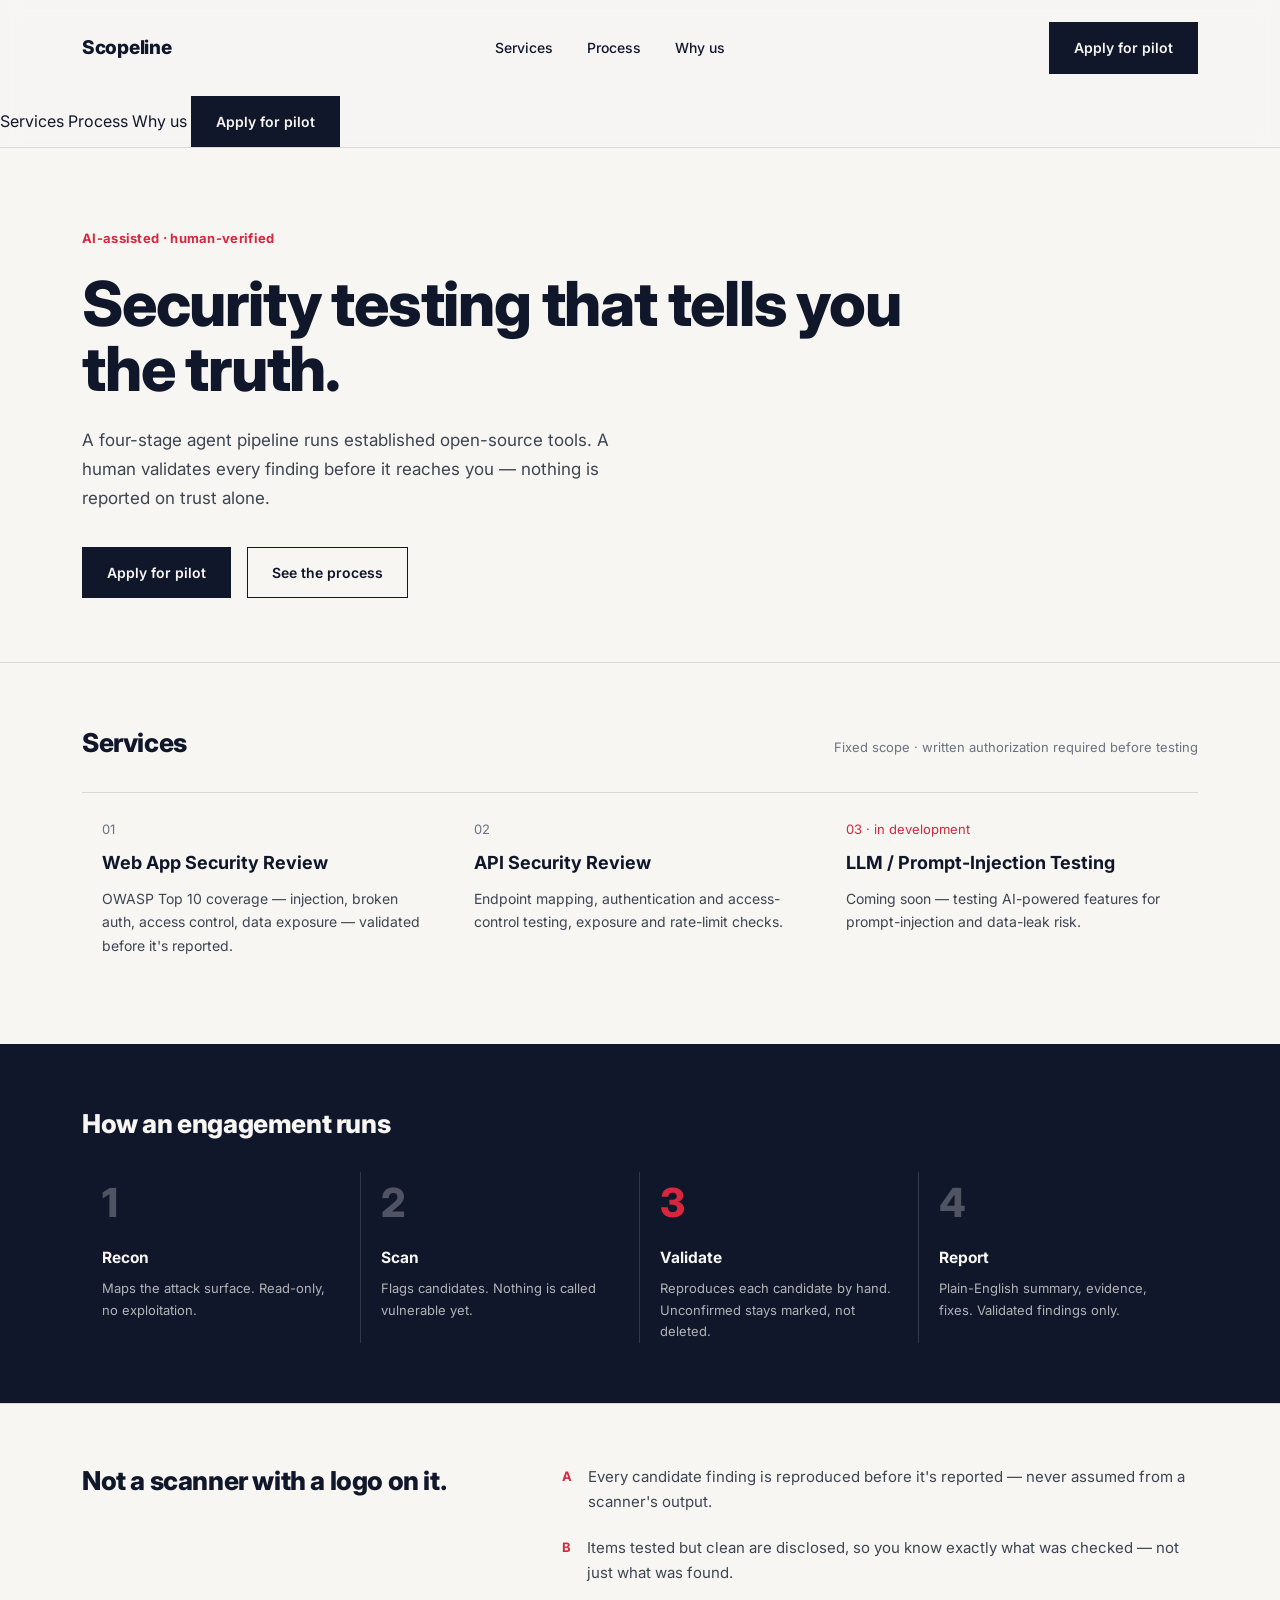
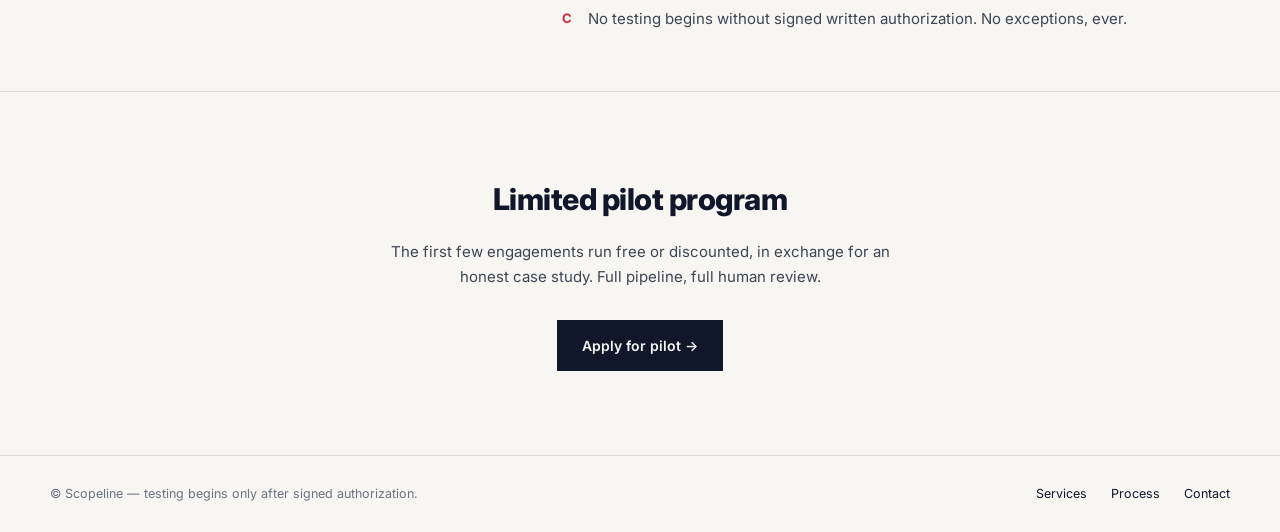
<file: scopeline-quiet-confidence/index.html>
<!doctype html>
<html lang="en">
<head>
<meta charset="utf-8">
<meta name="viewport" content="width=device-width, initial-scale=1, viewport-fit=cover">
<title>Scopeline — Security testing that tells you the truth</title>
<meta name="description" content="A four-stage agent pipeline runs established open-source tools. A human validates every finding before it reaches you.">
<link rel="preconnect" href="https://fonts.googleapis.com">
<link rel="preconnect" href="https://fonts.gstatic.com" crossorigin>
<link href="https://fonts.googleapis.com/css2?family=Inter:wght@400;500;600;700;800&display=swap" rel="stylesheet">
<link rel="stylesheet" href="style.css">
</head>
<body>

<header class="site-header">
  <nav class="nav">
    <a class="logo" href="index.html">Scopeline</a>
    <ul class="nav-links">
      <li><a href="#services">Services</a></li>
      <li><a href="#process">Process</a></li>
      <li><a href="#proof">Why us</a></li>
    </ul>
    <div class="nav-actions">
      <a class="btn btn-primary btn-primary-desktop" href="contact.html">Apply for pilot</a>
      <button class="nav-toggle" aria-label="Open menu" aria-expanded="false"><span></span></button>
    </div>
  </nav>
  <div class="nav-panel">
    <a href="#services">Services</a>
    <a href="#process">Process</a>
    <a href="#proof">Why us</a>
    <a class="btn btn-primary" href="contact.html">Apply for pilot</a>
  </div>
</header>

<main>
  <section class="hero">
    <div class="container">
      <div class="load-in eyebrow">AI-assisted · human-verified</div>
      <h1 class="load-in" style="animation-delay:.08s;">Security testing that tells you the truth.</h1>
      <p class="load-in" style="animation-delay:.16s;">A four-stage agent pipeline runs established open-source tools. A human validates every finding before it reaches you — nothing is reported on trust alone.</p>
      <div class="hero-actions load-in" style="animation-delay:.24s;">
        <a class="btn btn-primary" href="contact.html">Apply for pilot</a>
        <a class="btn btn-outline" href="#process">See the process</a>
      </div>
    </div>
  </section>

  <section id="services" class="section section-top">
    <div class="container">
      <div class="section-head">
        <h2>Services</h2>
        <span class="note">Fixed scope · written authorization required before testing</span>
      </div>
      <div class="grid-3">
        <div class="row">
          <div class="num">01</div>
          <h3>Web App Security Review</h3>
          <p>OWASP Top 10 coverage — injection, broken auth, access control, data exposure — validated before it's reported.</p>
        </div>
        <div class="row">
          <div class="num">02</div>
          <h3>API Security Review</h3>
          <p>Endpoint mapping, authentication and access-control testing, exposure and rate-limit checks.</p>
        </div>
        <div class="row soon">
          <div class="num">03 · in development</div>
          <h3>LLM / Prompt-Injection Testing</h3>
          <p>Coming soon — testing AI-powered features for prompt-injection and data-leak risk.</p>
        </div>
      </div>
    </div>
  </section>

  <section id="process" class="section section-dark">
    <div class="container">
      <div class="section-head"><h2>How an engagement runs</h2></div>
      <div class="grid-4">
        <div class="stage"><div class="n">1</div><h3>Recon</h3><p>Maps the attack surface. Read-only, no exploitation.</p></div>
        <div class="stage"><div class="n">2</div><h3>Scan</h3><p>Flags candidates. Nothing is called vulnerable yet.</p></div>
        <div class="stage mid"><div class="n">3</div><h3>Validate</h3><p>Reproduces each candidate by hand. Unconfirmed stays marked, not deleted.</p></div>
        <div class="stage"><div class="n">4</div><h3>Report</h3><p>Plain-English summary, evidence, fixes. Validated findings only.</p></div>
      </div>
    </div>
  </section>

  <section id="proof" class="section section-top">
    <div class="container proof-grid">
      <h2>Not a scanner with a logo on it.</h2>
      <div class="proof-list">
        <div><span class="letter">A</span><p>Every candidate finding is reproduced before it's reported — never assumed from a scanner's output.</p></div>
        <div><span class="letter">B</span><p>Items tested but clean are disclosed, so you know exactly what was checked — not just what was found.</p></div>
        <div><span class="letter">C</span><p>No testing begins without signed written authorization. No exceptions, ever.</p></div>
      </div>
    </div>
  </section>

  <section class="cta section-top">
    <div class="container cta-box">
      <h2>Limited pilot program</h2>
      <p>The first few engagements run free or discounted, in exchange for an honest case study. Full pipeline, full human review.</p>
      <a class="btn btn-primary" href="contact.html">Apply for pilot →</a>
    </div>
  </section>
</main>

<footer>
  <div class="foot-inner">
    <small>© Scopeline — testing begins only after signed authorization.</small>
    <div class="foot-links">
      <a href="#services">Services</a>
      <a href="#process">Process</a>
      <a href="contact.html">Contact</a>
    </div>
  </div>
</footer>

<script src="script.js"></script>
</body>
</html>
</file>
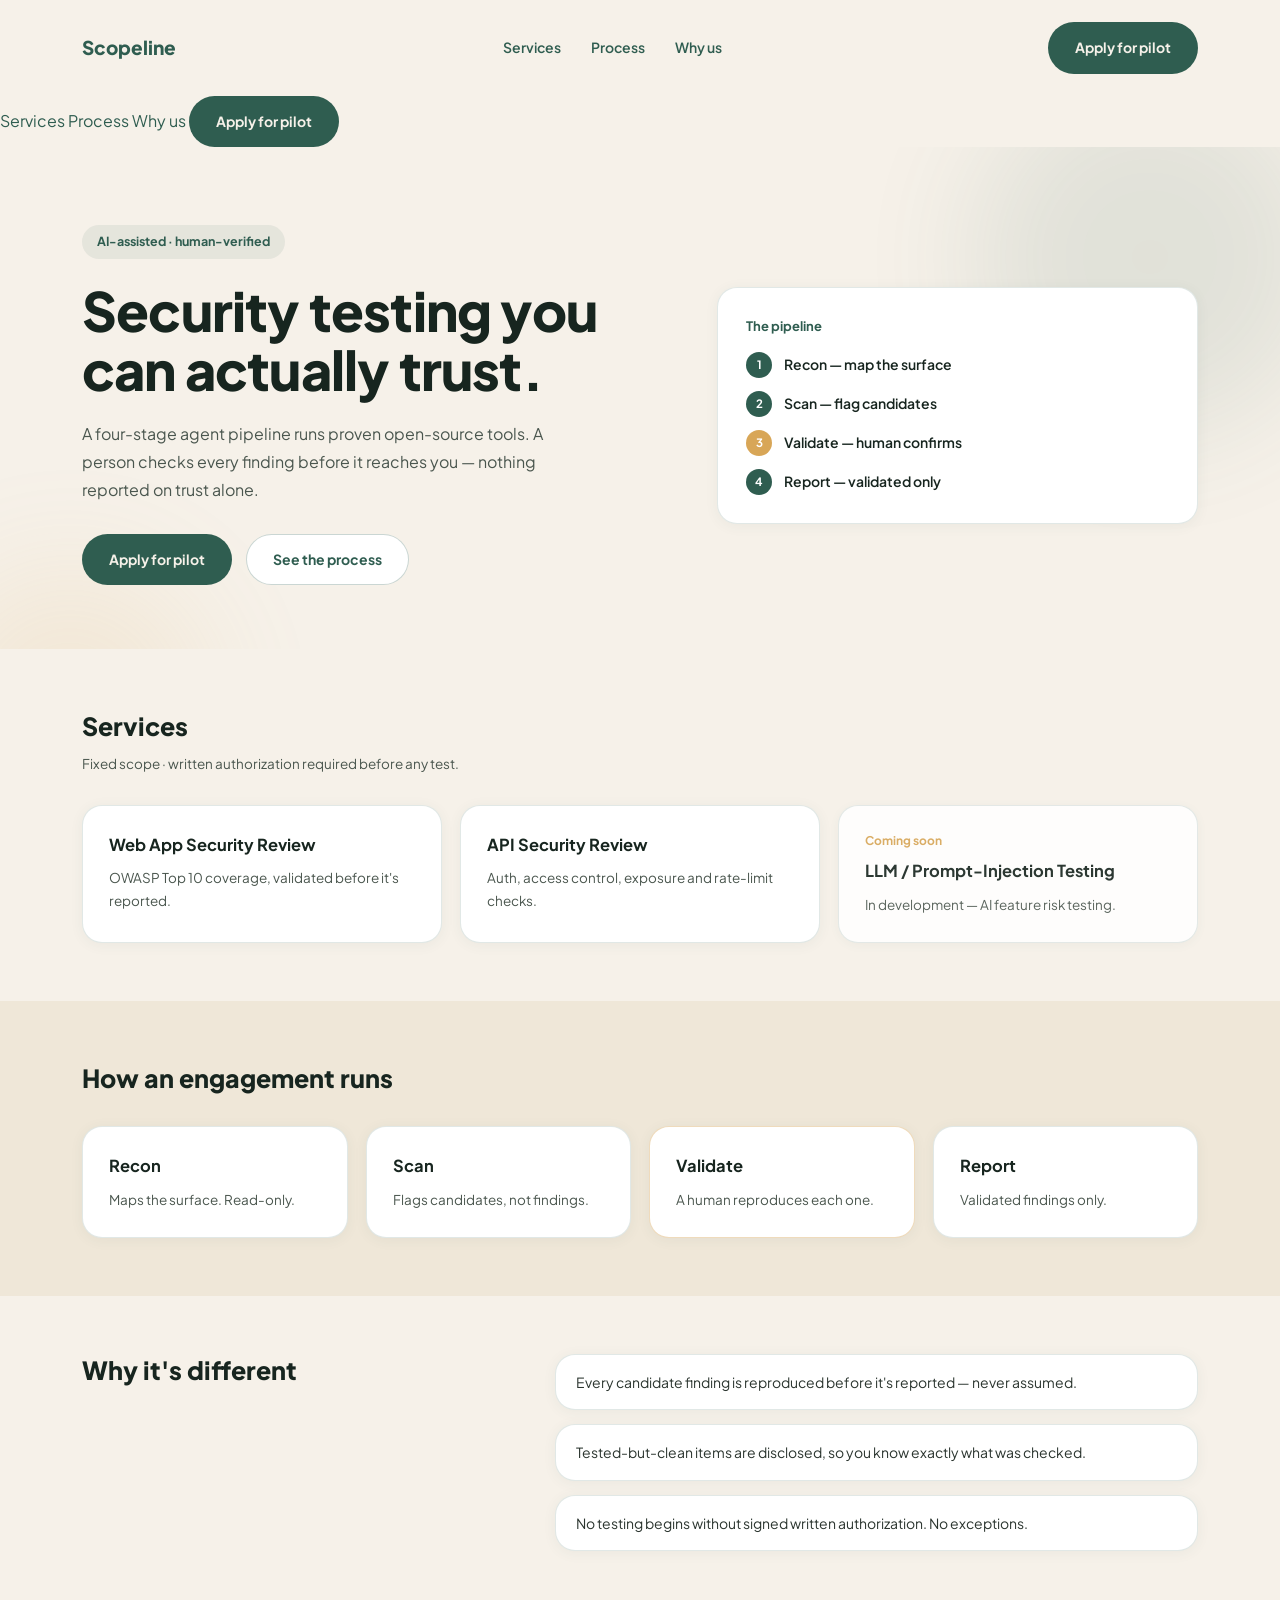
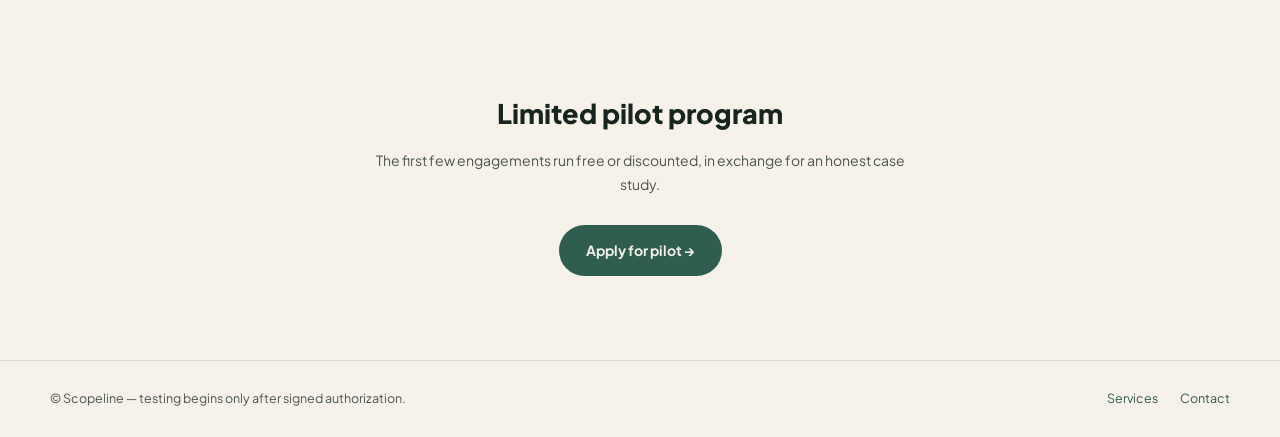
<file: scopeline-quiet-signal/index.html>
<!doctype html>
<html lang="en">
<head>
<meta charset="utf-8">
<meta name="viewport" content="width=device-width, initial-scale=1, viewport-fit=cover">
<title>Scopeline — Security testing you can actually trust</title>
<meta name="description" content="A four-stage agent pipeline runs proven open-source tools. A person checks every finding before it reaches you.">
<link rel="preconnect" href="https://fonts.googleapis.com">
<link rel="preconnect" href="https://fonts.gstatic.com" crossorigin>
<link href="https://fonts.googleapis.com/css2?family=Plus+Jakarta+Sans:wght@400;500;600;700;800&display=swap" rel="stylesheet">
<link rel="stylesheet" href="style.css">
</head>
<body>

<header class="site-header">
  <nav class="nav">
    <a class="logo" href="index.html">Scopeline</a>
    <ul class="nav-links">
      <li><a href="#services">Services</a></li>
      <li><a href="#process">Process</a></li>
      <li><a href="#proof">Why us</a></li>
    </ul>
    <div class="nav-actions">
      <a class="btn btn-primary btn-primary-desktop" href="contact.html">Apply for pilot</a>
      <button class="nav-toggle" aria-label="Open menu" aria-expanded="false"><span></span></button>
    </div>
  </nav>
  <div class="nav-panel">
    <a href="#services">Services</a>
    <a href="#process">Process</a>
    <a href="#proof">Why us</a>
    <a class="btn btn-primary" href="contact.html">Apply for pilot</a>
  </div>
</header>

<main>
  <section class="hero">
    <div class="blob" style="width:360px;height:360px;background:var(--sage);opacity:.1;top:-70px;right:-50px;"></div>
    <div class="blob" style="width:280px;height:280px;background:var(--sand);opacity:.12;top:420px;left:-70px;animation-delay:4s;"></div>
    <div class="container hero-grid">
      <div class="load-in">
        <div class="eyebrow">AI-assisted · human-verified</div>
        <h1>Security testing you can actually trust.</h1>
        <p>A four-stage agent pipeline runs proven open-source tools. A person checks every finding before it reaches you — nothing reported on trust alone.</p>
        <div class="hero-actions">
          <a class="btn btn-primary" href="contact.html">Apply for pilot</a>
          <a class="btn btn-ghost" href="#process">See the process</a>
        </div>
      </div>
      <div class="card pipeline-card load-in" style="animation-delay:.15s;">
        <div class="tag">The pipeline</div>
        <div class="plist">
          <div class="item"><span class="dot">1</span>Recon — map the surface</div>
          <div class="item"><span class="dot">2</span>Scan — flag candidates</div>
          <div class="item"><span class="dot alt">3</span>Validate — human confirms</div>
          <div class="item"><span class="dot">4</span>Report — validated only</div>
        </div>
      </div>
    </div>
  </section>

  <section id="services" class="section">
    <div class="container">
      <h2>Services</h2>
      <p class="lede">Fixed scope · written authorization required before any test.</p>
      <div class="grid-3">
        <div class="card">
          <h3>Web App Security Review</h3>
          <p>OWASP Top 10 coverage, validated before it's reported.</p>
        </div>
        <div class="card">
          <h3>API Security Review</h3>
          <p>Auth, access control, exposure and rate-limit checks.</p>
        </div>
        <div class="card soon">
          <div class="kicker">Coming soon</div>
          <h3>LLM / Prompt-Injection Testing</h3>
          <p>In development — AI feature risk testing.</p>
        </div>
      </div>
    </div>
  </section>

  <section id="process" class="section section-alt">
    <div class="container">
      <h2>How an engagement runs</h2>
      <div class="grid-4" style="margin-top:28px;">
        <div class="card"><h3>Recon</h3><p>Maps the surface. Read-only.</p></div>
        <div class="card"><h3>Scan</h3><p>Flags candidates, not findings.</p></div>
        <div class="card" style="border-color:rgba(216,166,87,.4);"><h3>Validate</h3><p>A human reproduces each one.</p></div>
        <div class="card"><h3>Report</h3><p>Validated findings only.</p></div>
      </div>
    </div>
  </section>

  <section id="proof" class="section">
    <div class="container proof-grid">
      <h2>Why it's different</h2>
      <div class="proof-list">
        <div class="card">Every candidate finding is reproduced before it's reported — never assumed.</div>
        <div class="card">Tested-but-clean items are disclosed, so you know exactly what was checked.</div>
        <div class="card">No testing begins without signed written authorization. No exceptions.</div>
      </div>
    </div>
  </section>

  <section class="cta">
    <div class="container cta-box">
      <h2>Limited pilot program</h2>
      <p>The first few engagements run free or discounted, in exchange for an honest case study.</p>
      <a class="btn btn-primary" href="contact.html">Apply for pilot →</a>
    </div>
  </section>
</main>

<footer>
  <div class="foot-inner">
    <small>© Scopeline — testing begins only after signed authorization.</small>
    <div class="foot-links">
      <a href="#services">Services</a>
      <a href="contact.html">Contact</a>
    </div>
  </div>
</footer>

<script src="script.js"></script>
</body>
</html>
</file>
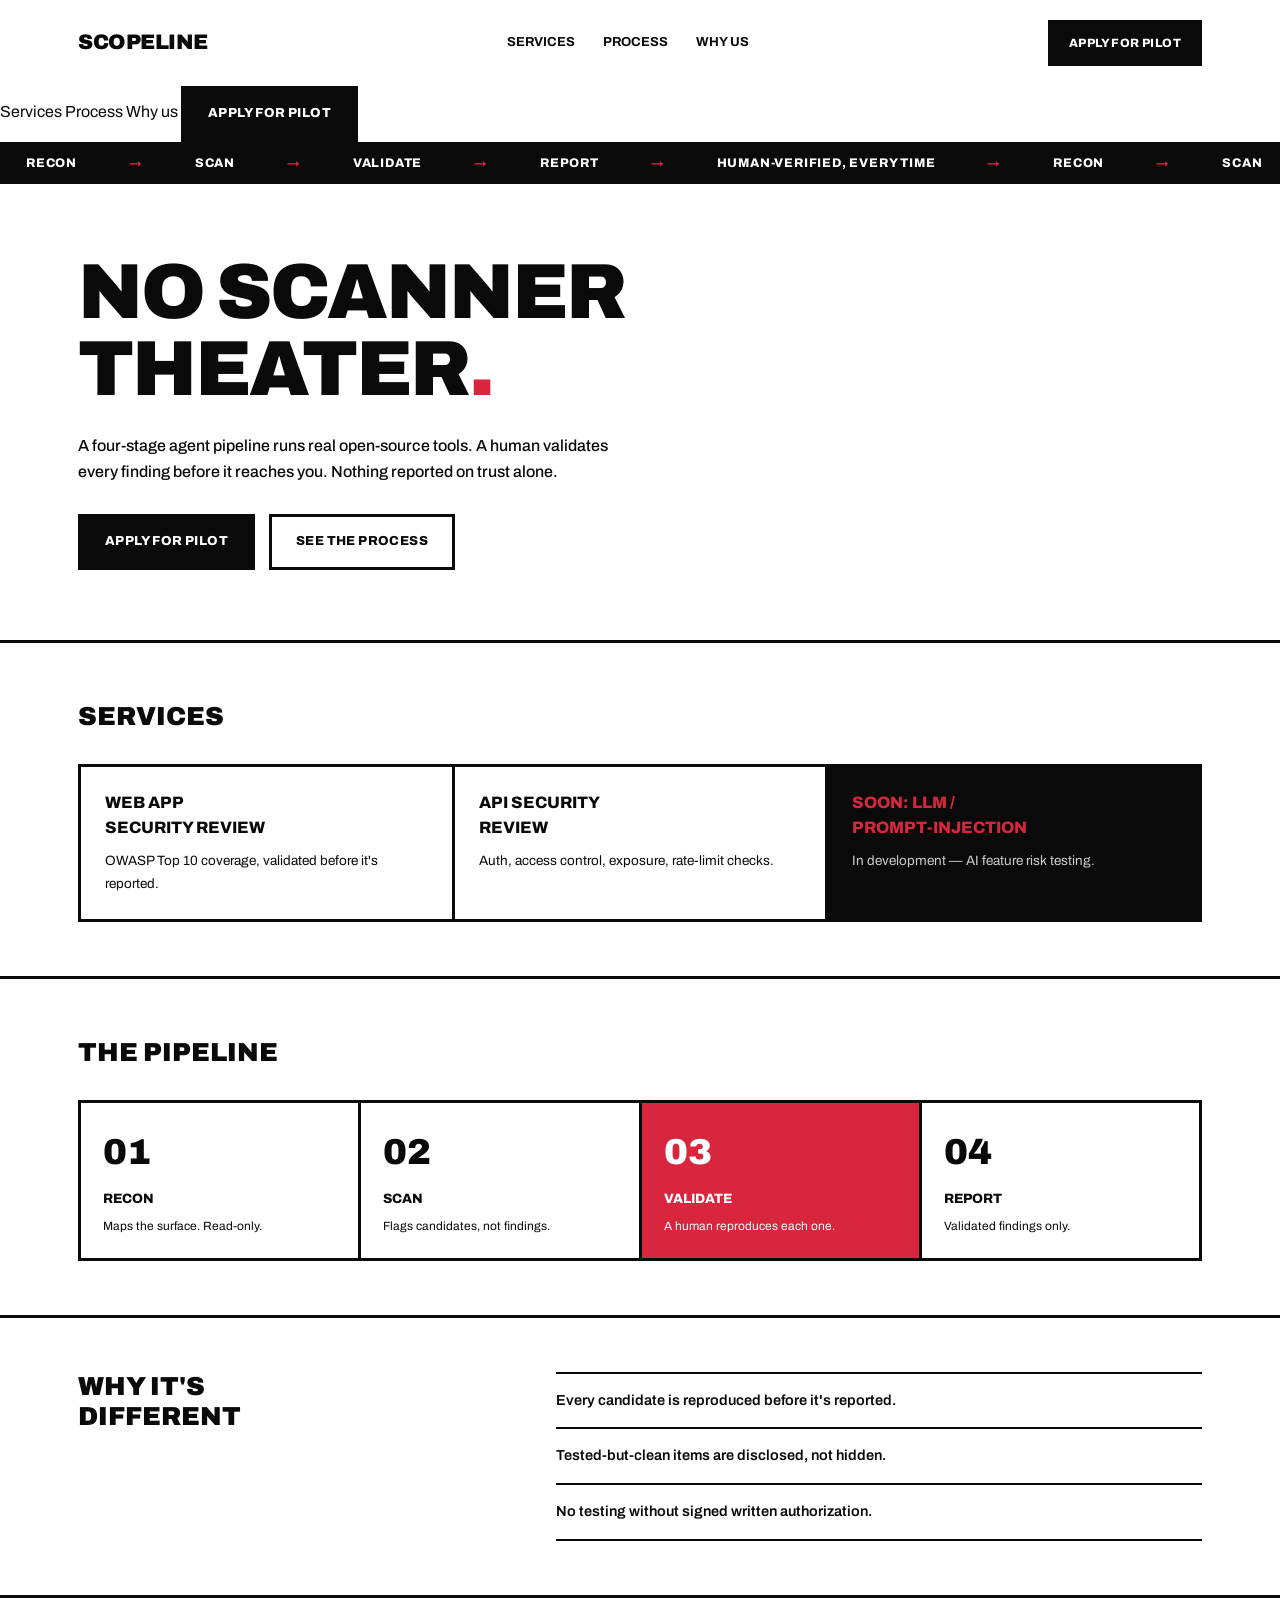
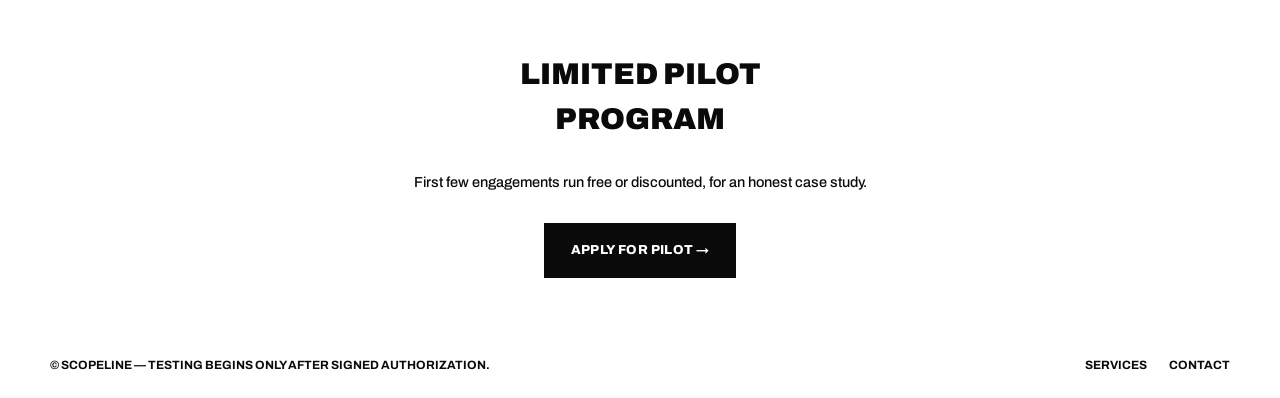
<file: scopeline-redline/index.html>
<!doctype html>
<html lang="en">
<head>
<meta charset="utf-8">
<meta name="viewport" content="width=device-width, initial-scale=1, viewport-fit=cover">
<title>Scopeline — No scanner theater</title>
<meta name="description" content="A four-stage agent pipeline runs real open-source tools. A human validates every finding before it reaches you.">
<link rel="preconnect" href="https://fonts.googleapis.com">
<link rel="preconnect" href="https://fonts.gstatic.com" crossorigin>
<link href="https://fonts.googleapis.com/css2?family=Archivo:wght@500;700;800;900&display=swap" rel="stylesheet">
<link rel="stylesheet" href="style.css">
</head>
<body>

<header class="site-header">
  <nav class="nav">
    <a class="logo" href="index.html">SCOPELINE</a>
    <ul class="nav-links">
      <li><a href="#services">Services</a></li>
      <li><a href="#process">Process</a></li>
      <li><a href="#proof">Why us</a></li>
    </ul>
    <div class="nav-actions">
      <a class="btn btn-primary btn-primary-desktop" href="contact.html" style="padding:11px 18px;font-size:12px;">Apply for pilot</a>
      <button class="nav-toggle" aria-label="Open menu" aria-expanded="false"><span></span></button>
    </div>
  </nav>
  <div class="nav-panel">
    <a href="#services">Services</a>
    <a href="#process">Process</a>
    <a href="#proof">Why us</a>
    <a class="btn btn-primary" href="contact.html">Apply for pilot</a>
  </div>
</header>

<div class="ticker" aria-hidden="true">
  <div class="ticker-track">
    <span>Recon</span><span class="arrow">→</span><span>Scan</span><span class="arrow">→</span>
    <span>Validate</span><span class="arrow">→</span><span>Report</span><span class="arrow">→</span>
    <span>Human-verified, every time</span><span class="arrow">→</span>
    <span>Recon</span><span class="arrow">→</span><span>Scan</span><span class="arrow">→</span>
    <span>Validate</span><span class="arrow">→</span><span>Report</span><span class="arrow">→</span>
    <span>Human-verified, every time</span><span class="arrow">→</span>
  </div>
</div>

<main>
  <section class="hero">
    <div class="container">
      <h1 class="load-in">No scanner<br>theater<span class="mark">.</span></h1>
      <p class="load-in" style="animation-delay:.1s;">A four-stage agent pipeline runs real open-source tools. A human validates every finding before it reaches you. Nothing reported on trust alone.</p>
      <div class="hero-actions load-in" style="animation-delay:.2s;">
        <a class="btn btn-primary" href="contact.html">Apply for pilot</a>
        <a class="btn btn-outline" href="#process">See the process</a>
      </div>
    </div>
  </section>

  <section id="services" class="section">
    <div class="container">
      <h2>Services</h2>
      <div class="grid-3">
        <div class="box">
          <h3>Web App<br>Security Review</h3>
          <p>OWASP Top 10 coverage, validated before it's reported.</p>
        </div>
        <div class="box">
          <h3>API Security<br>Review</h3>
          <p>Auth, access control, exposure, rate-limit checks.</p>
        </div>
        <div class="box dark">
          <h3>Soon: LLM /<br>Prompt-Injection</h3>
          <p>In development — AI feature risk testing.</p>
        </div>
      </div>
    </div>
  </section>

  <section id="process" class="section">
    <div class="container">
      <h2>The pipeline</h2>
      <div class="grid-4">
        <div class="pstep"><div class="n">01</div><h3>Recon</h3><p>Maps the surface. Read-only.</p></div>
        <div class="pstep"><div class="n">02</div><h3>Scan</h3><p>Flags candidates, not findings.</p></div>
        <div class="pstep on"><div class="n">03</div><h3>Validate</h3><p>A human reproduces each one.</p></div>
        <div class="pstep"><div class="n">04</div><h3>Report</h3><p>Validated findings only.</p></div>
      </div>
    </div>
  </section>

  <section id="proof" class="section">
    <div class="container proof-grid">
      <h2>Why it's<br>different</h2>
      <div class="proof-list">
        <div>Every candidate is reproduced before it's reported.</div>
        <div>Tested-but-clean items are disclosed, not hidden.</div>
        <div>No testing without signed written authorization.</div>
      </div>
    </div>
  </section>

  <section class="section cta">
    <div class="container cta-box">
      <h2>Limited pilot<br>program</h2>
      <p>First few engagements run free or discounted, for an honest case study.</p>
      <a class="btn btn-primary" href="contact.html">Apply for pilot →</a>
    </div>
  </section>
</main>

<footer>
  <div class="foot-inner">
    <div>© Scopeline — testing begins only after signed authorization.</div>
    <div class="foot-links">
      <a href="#services">Services</a>
      <a href="contact.html">Contact</a>
    </div>
  </div>
</footer>

<script src="script.js"></script>
</body>
</html>
</file>
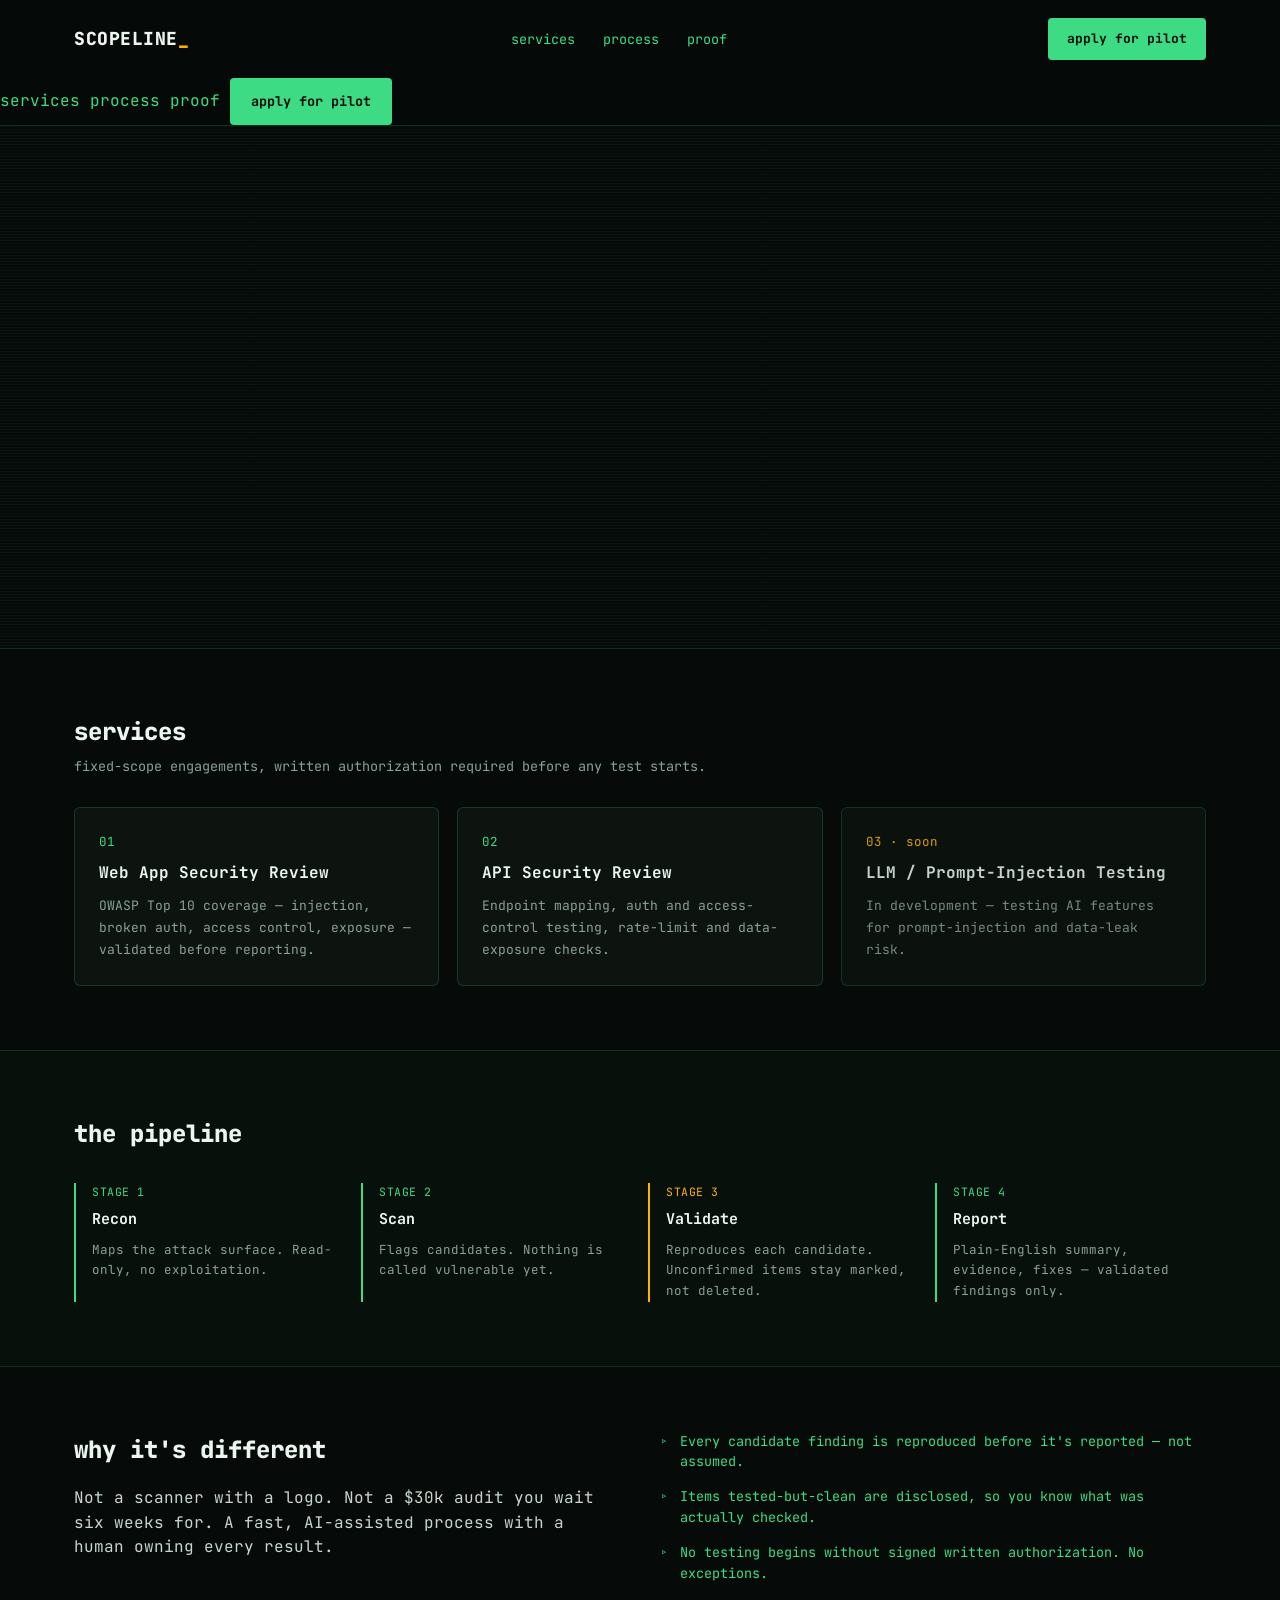
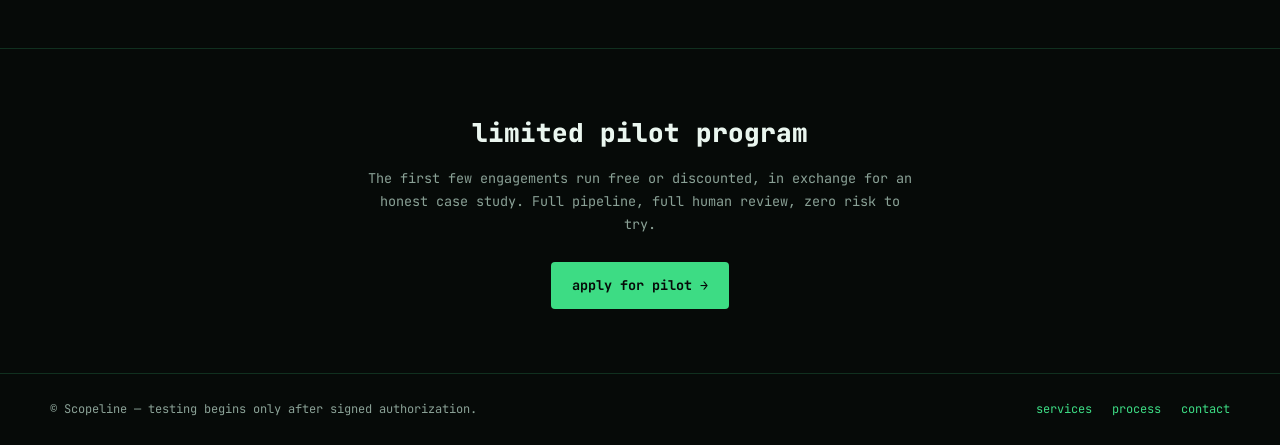
<file: scopeline-terminal-protocol/index.html>
<!doctype html>
<html lang="en">
<head>
<meta charset="utf-8">
<meta name="viewport" content="width=device-width, initial-scale=1, viewport-fit=cover">
<title>Scopeline — AI-assisted security testing, human-verified</title>
<meta name="description" content="A four-stage agent pipeline runs proven open-source security tools. Every finding is reproduced and signed off by a human before it reaches you.">
<link rel="preconnect" href="https://fonts.googleapis.com">
<link rel="preconnect" href="https://fonts.gstatic.com" crossorigin>
<link href="https://fonts.googleapis.com/css2?family=JetBrains+Mono:wght@400;500;700;800&display=swap" rel="stylesheet">
<link rel="stylesheet" href="style.css">
</head>
<body>

<header class="site-header">
  <nav class="nav">
    <a class="logo" href="index.html">SCOPELINE<span>_</span></a>
    <ul class="nav-links">
      <li><a href="#services">services</a></li>
      <li><a href="#process">process</a></li>
      <li><a href="#proof">proof</a></li>
    </ul>
    <div class="nav-actions">
      <a class="btn btn-primary btn-primary-desktop" href="contact.html" style="padding:10px 18px;font-size:13px;">apply for pilot</a>
      <button class="nav-toggle" aria-label="Open menu" aria-expanded="false"><span></span></button>
    </div>
  </nav>
  <div class="nav-panel">
    <a href="#services">services</a>
    <a href="#process">process</a>
    <a href="#proof">proof</a>
    <a class="btn btn-primary" href="contact.html">apply for pilot</a>
  </div>
</header>

<main>
  <section class="hero">
    <div class="container hero-grid">
      <div class="load-in">
        <div class="eyebrow">ai-assisted &nbsp;·&nbsp; human-verified</div>
        <h1>Find what's actually<br>exploitable.<span class="cursor" aria-hidden="true"></span></h1>
        <p>A four-stage agent pipeline — recon, scan, validate, report — built on established open-source tools. Every finding is reproduced and signed off by a human before it reaches you.</p>
        <div class="hero-actions">
          <a class="btn btn-primary" href="contact.html">apply for pilot →</a>
          <a class="btn btn-ghost" href="#process">see how it works</a>
        </div>
      </div>
      <div class="terminal load-in" style="animation-delay:.15s">
        <div class="dots"><span></span><span></span><span></span></div>
        <div class="tline"><span style="color:var(--muted)">scopeline@pipeline:~$ </span><span class="cmd">run recon</span></div>
        <div class="tline ok">[ok] endpoints mapped, scope confirmed</div>
        <div class="tline"><span style="color:var(--muted)">scopeline@pipeline:~$ </span><span class="cmd">run scanner</span></div>
        <div class="tline ok">[ok] candidates flagged for review</div>
        <div class="tline"><span style="color:var(--muted)">scopeline@pipeline:~$ </span><span class="cmd">run validator</span></div>
        <div class="tline pending">[human review] confirming each candidate…</div>
        <div class="tline"><span style="color:var(--muted)">scopeline@pipeline:~$ </span><span class="cmd">run reporter</span></div>
        <div class="tline ok">[ok] report.md — validated findings only</div>
      </div>
    </div>
  </section>

  <section id="services" class="section">
    <div class="container">
      <div class="section-head">
        <h2>services</h2>
        <p>fixed-scope engagements, written authorization required before any test starts.</p>
      </div>
      <div class="grid-3">
        <div class="card">
          <div class="tag">01</div>
          <h3>Web App Security Review</h3>
          <p>OWASP Top 10 coverage — injection, broken auth, access control, exposure — validated before reporting.</p>
        </div>
        <div class="card">
          <div class="tag">02</div>
          <h3>API Security Review</h3>
          <p>Endpoint mapping, auth and access-control testing, rate-limit and data-exposure checks.</p>
        </div>
        <div class="card soon">
          <div class="tag">03 · soon</div>
          <h3>LLM / Prompt-Injection Testing</h3>
          <p>In development — testing AI features for prompt-injection and data-leak risk.</p>
        </div>
      </div>
    </div>
  </section>

  <section id="process" class="section process">
    <div class="container">
      <div class="section-head"><h2>the pipeline</h2></div>
      <div class="grid-4">
        <div class="stage"><div class="n">STAGE 1</div><h3>Recon</h3><p>Maps the attack surface. Read-only, no exploitation.</p></div>
        <div class="stage"><div class="n">STAGE 2</div><h3>Scan</h3><p>Flags candidates. Nothing is called vulnerable yet.</p></div>
        <div class="stage mid"><div class="n">STAGE 3</div><h3>Validate</h3><p>Reproduces each candidate. Unconfirmed items stay marked, not deleted.</p></div>
        <div class="stage"><div class="n">STAGE 4</div><h3>Report</h3><p>Plain-English summary, evidence, fixes — validated findings only.</p></div>
      </div>
    </div>
  </section>

  <section id="proof" class="section">
    <div class="container proof-grid">
      <div>
        <h2>why it's different</h2>
        <p style="margin-top:18px;">Not a scanner with a logo. Not a $30k audit you wait six weeks for. A fast, AI-assisted process with a human owning every result.</p>
      </div>
      <div class="bullets">
        <div><span>▹</span><span>Every candidate finding is reproduced before it's reported — not assumed.</span></div>
        <div><span>▹</span><span>Items tested-but-clean are disclosed, so you know what was actually checked.</span></div>
        <div><span>▹</span><span>No testing begins without signed written authorization. No exceptions.</span></div>
      </div>
    </div>
  </section>

  <section class="section cta">
    <div class="container cta-box">
      <h2>limited pilot program</h2>
      <p>The first few engagements run free or discounted, in exchange for an honest case study. Full pipeline, full human review, zero risk to try.</p>
      <a class="btn btn-primary" href="contact.html">apply for pilot →</a>
    </div>
  </section>
</main>

<footer>
  <div class="foot-inner">
    <small>© Scopeline — testing begins only after signed authorization.</small>
    <div class="foot-links">
      <a href="#services">services</a>
      <a href="#process">process</a>
      <a href="contact.html">contact</a>
    </div>
  </div>
</footer>

<script src="script.js"></script>
</body>
</html>
</file>
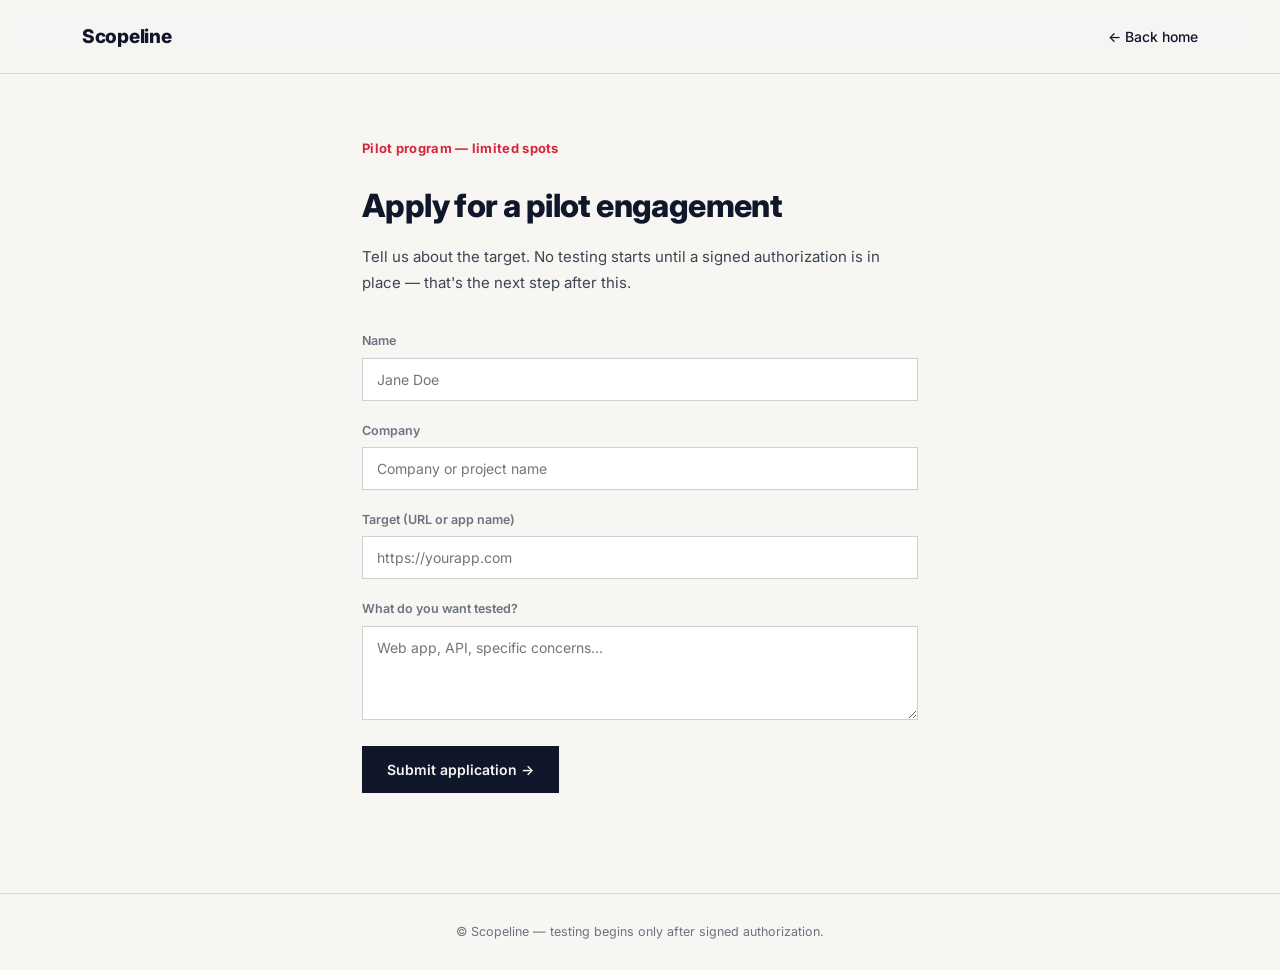
<file: scopeline-quiet-confidence/contact.html>
<!doctype html>
<html lang="en">
<head>
<meta charset="utf-8">
<meta name="viewport" content="width=device-width, initial-scale=1, viewport-fit=cover">
<title>Scopeline — Apply for a pilot engagement</title>
<link rel="preconnect" href="https://fonts.googleapis.com">
<link rel="preconnect" href="https://fonts.gstatic.com" crossorigin>
<link href="https://fonts.googleapis.com/css2?family=Inter:wght@400;500;600;700;800&display=swap" rel="stylesheet">
<link rel="stylesheet" href="style.css">
<style>
  .contact-wrap{max-width:620px;margin:0 auto;padding:64px 32px 100px;}
  label{display:block;font-size:12.5px;color:var(--muted);margin:0 0 7px;font-weight:600;}
  .field{margin-bottom:20px;}
  input,textarea{width:100%;background:#fff;border:1px solid rgba(16,23,42,.2);padding:12px 14px;
    color:var(--ink);font-family:inherit;font-size:14px;}
  input:focus,textarea:focus{outline:none;border-color:var(--coral);}
</style>
</head>
<body>

<header class="site-header">
  <nav class="nav">
    <a class="logo" href="index.html">Scopeline</a>
    <a href="index.html" style="font-size:14px;font-weight:500;">← Back home</a>
  </nav>
</header>

<main class="contact-wrap">
  <div class="eyebrow">Pilot program — limited spots</div>
  <h1 style="font-size:32px;margin:16px 0 14px;font-weight:800;letter-spacing:-.6px;">Apply for a pilot engagement</h1>
  <p style="color:var(--body);font-size:15px;line-height:1.7;margin:0 0 36px;">Tell us about the target. No testing starts until a signed authorization is in place — that's the next step after this.</p>

  <form onsubmit="return false;">
    <div class="field">
      <label for="name">Name</label>
      <input id="name" name="name" type="text" placeholder="Jane Doe" autocomplete="name">
    </div>
    <div class="field">
      <label for="company">Company</label>
      <input id="company" name="company" type="text" placeholder="Company or project name" autocomplete="organization">
    </div>
    <div class="field">
      <label for="target">Target (URL or app name)</label>
      <input id="target" name="target" type="text" placeholder="https://yourapp.com">
    </div>
    <div class="field">
      <label for="msg">What do you want tested?</label>
      <textarea id="msg" name="msg" rows="4" placeholder="Web app, API, specific concerns…"></textarea>
    </div>
    <button class="btn btn-primary" type="submit">Submit application →</button>
  </form>
</main>

<footer>
  <div class="foot-inner" style="justify-content:center;">
    <small>© Scopeline — testing begins only after signed authorization.</small>
  </div>
</footer>
</body>
</html>
</file>
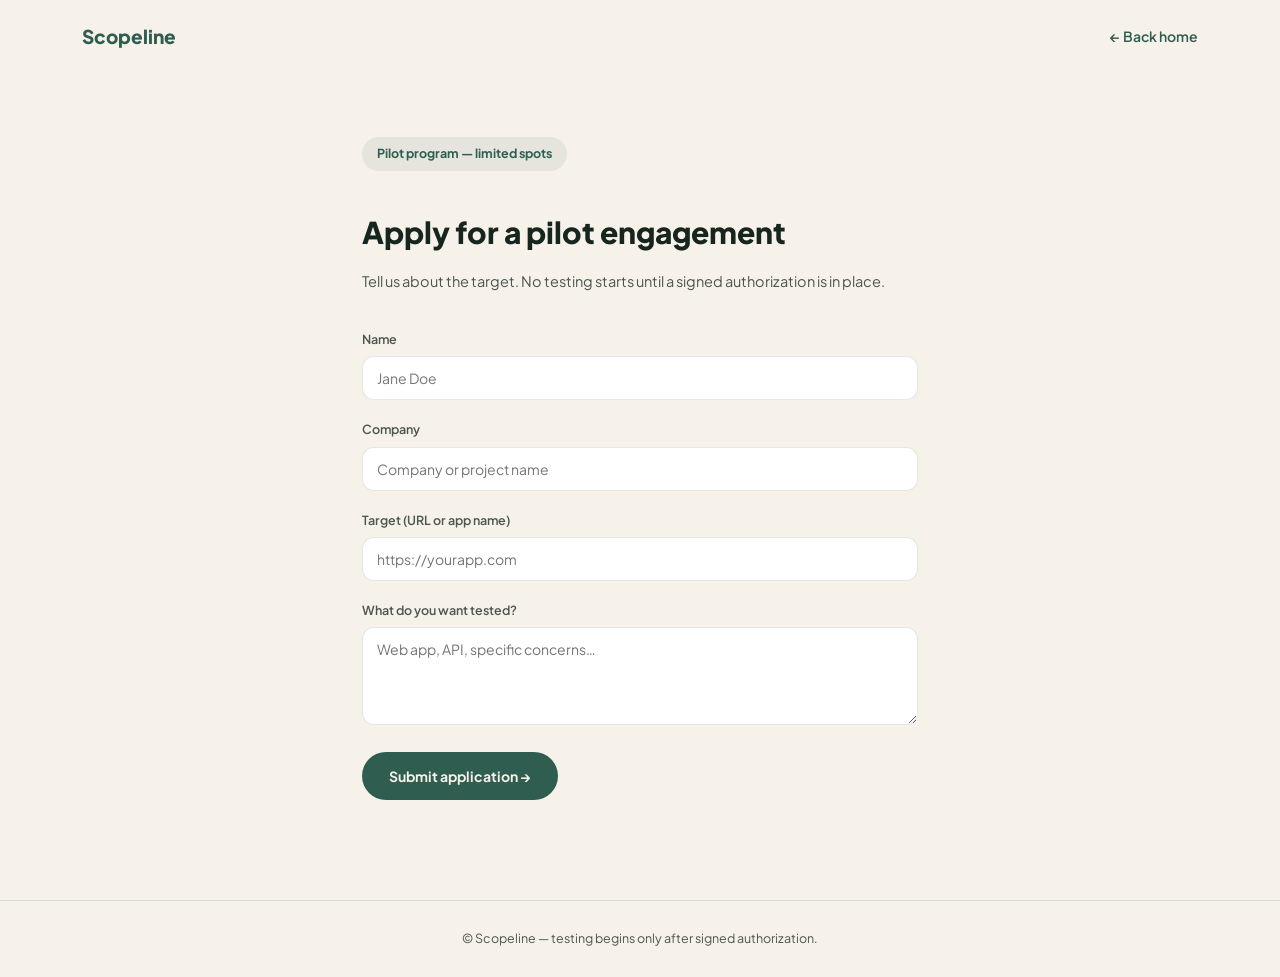
<file: scopeline-quiet-signal/contact.html>
<!doctype html>
<html lang="en">
<head>
<meta charset="utf-8">
<meta name="viewport" content="width=device-width, initial-scale=1, viewport-fit=cover">
<title>Scopeline — Apply for a pilot engagement</title>
<link rel="preconnect" href="https://fonts.googleapis.com">
<link rel="preconnect" href="https://fonts.gstatic.com" crossorigin>
<link href="https://fonts.googleapis.com/css2?family=Plus+Jakarta+Sans:wght@400;500;600;700;800&display=swap" rel="stylesheet">
<link rel="stylesheet" href="style.css">
<style>
  .contact-wrap{max-width:620px;margin:0 auto;padding:64px 32px 100px;}
  label{display:block;font-size:12.5px;color:var(--body);margin:0 0 7px;font-weight:600;}
  .field{margin-bottom:20px;}
  input,textarea{width:100%;background:#fff;border:1px solid var(--line);border-radius:12px;
    padding:12px 14px;color:var(--ink);font-family:inherit;font-size:14px;}
  input:focus,textarea:focus{outline:none;border-color:var(--sage);}
</style>
</head>
<body>

<header class="site-header">
  <nav class="nav">
    <a class="logo" href="index.html">Scopeline</a>
    <a href="index.html" style="font-size:14px;font-weight:600;">← Back home</a>
  </nav>
</header>

<main class="contact-wrap">
  <div class="eyebrow">Pilot program — limited spots</div>
  <h1 style="font-size:30px;margin:16px 0 14px;font-weight:800;">Apply for a pilot engagement</h1>
  <p style="color:var(--body);font-size:14.5px;line-height:1.7;margin:0 0 36px;">Tell us about the target. No testing starts until a signed authorization is in place.</p>

  <form onsubmit="return false;">
    <div class="field"><label for="name">Name</label><input id="name" name="name" type="text" placeholder="Jane Doe" autocomplete="name"></div>
    <div class="field"><label for="company">Company</label><input id="company" name="company" type="text" placeholder="Company or project name" autocomplete="organization"></div>
    <div class="field"><label for="target">Target (URL or app name)</label><input id="target" name="target" type="text" placeholder="https://yourapp.com"></div>
    <div class="field"><label for="msg">What do you want tested?</label><textarea id="msg" name="msg" rows="4" placeholder="Web app, API, specific concerns…"></textarea></div>
    <button class="btn btn-primary" type="submit">Submit application →</button>
  </form>
</main>

<footer>
  <div class="foot-inner" style="justify-content:center;">
    <small>© Scopeline — testing begins only after signed authorization.</small>
  </div>
</footer>
</body>
</html>
</file>
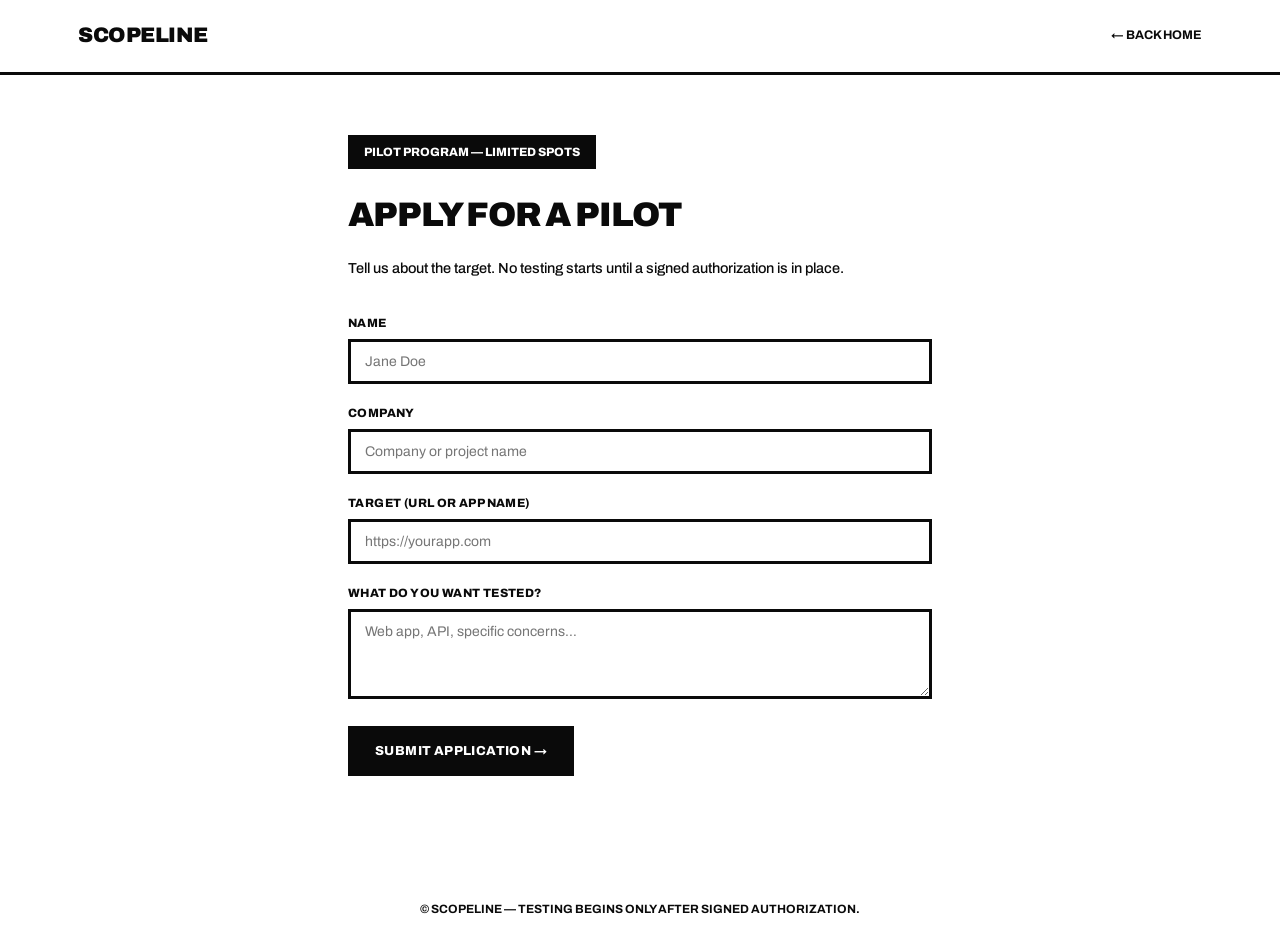
<file: scopeline-redline/contact.html>
<!doctype html>
<html lang="en">
<head>
<meta charset="utf-8">
<meta name="viewport" content="width=device-width, initial-scale=1, viewport-fit=cover">
<title>Scopeline — Apply for a pilot</title>
<link rel="preconnect" href="https://fonts.googleapis.com">
<link rel="preconnect" href="https://fonts.gstatic.com" crossorigin>
<link href="https://fonts.googleapis.com/css2?family=Archivo:wght@500;700;800;900&display=swap" rel="stylesheet">
<link rel="stylesheet" href="style.css">
<style>
  .contact-wrap{max-width:640px;margin:0 auto;padding:60px 28px 100px;}
  label{display:block;font-size:12px;margin:0 0 7px;font-weight:800;text-transform:uppercase;letter-spacing:.4px;}
  .field{margin-bottom:20px;}
  input,textarea{width:100%;background:#fff;border:3px solid var(--ink);padding:12px 14px;color:var(--ink);font-family:inherit;font-size:14px;}
  input:focus,textarea:focus{outline:none;border-color:var(--red);}
  .tag{display:inline-block;background:var(--ink);color:#fff;font-size:12px;font-weight:800;text-transform:uppercase;padding:8px 16px;margin-bottom:20px;}
</style>
</head>
<body>

<header class="site-header">
  <nav class="nav">
    <a class="logo" href="index.html">SCOPELINE</a>
    <a href="index.html" style="font-size:12.5px;font-weight:700;text-transform:uppercase;">← Back home</a>
  </nav>
</header>

<main class="contact-wrap">
  <div class="tag">Pilot program — limited spots</div>
  <h1 style="font-size:34px;margin:0 0 16px;font-weight:900;text-transform:uppercase;letter-spacing:-1px;">Apply for a pilot</h1>
  <p style="font-size:14.5px;line-height:1.7;margin:0 0 34px;font-weight:500;">Tell us about the target. No testing starts until a signed authorization is in place.</p>

  <form onsubmit="return false;">
    <div class="field"><label for="name">Name</label><input id="name" name="name" type="text" placeholder="Jane Doe" autocomplete="name"></div>
    <div class="field"><label for="company">Company</label><input id="company" name="company" type="text" placeholder="Company or project name" autocomplete="organization"></div>
    <div class="field"><label for="target">Target (URL or app name)</label><input id="target" name="target" type="text" placeholder="https://yourapp.com"></div>
    <div class="field"><label for="msg">What do you want tested?</label><textarea id="msg" name="msg" rows="4" placeholder="Web app, API, specific concerns…"></textarea></div>
    <button class="btn btn-primary" type="submit">Submit application →</button>
  </form>
</main>

<footer>
  <div class="foot-inner" style="justify-content:center;">
    <div>© Scopeline — testing begins only after signed authorization.</div>
  </div>
</footer>
</body>
</html>
</file>
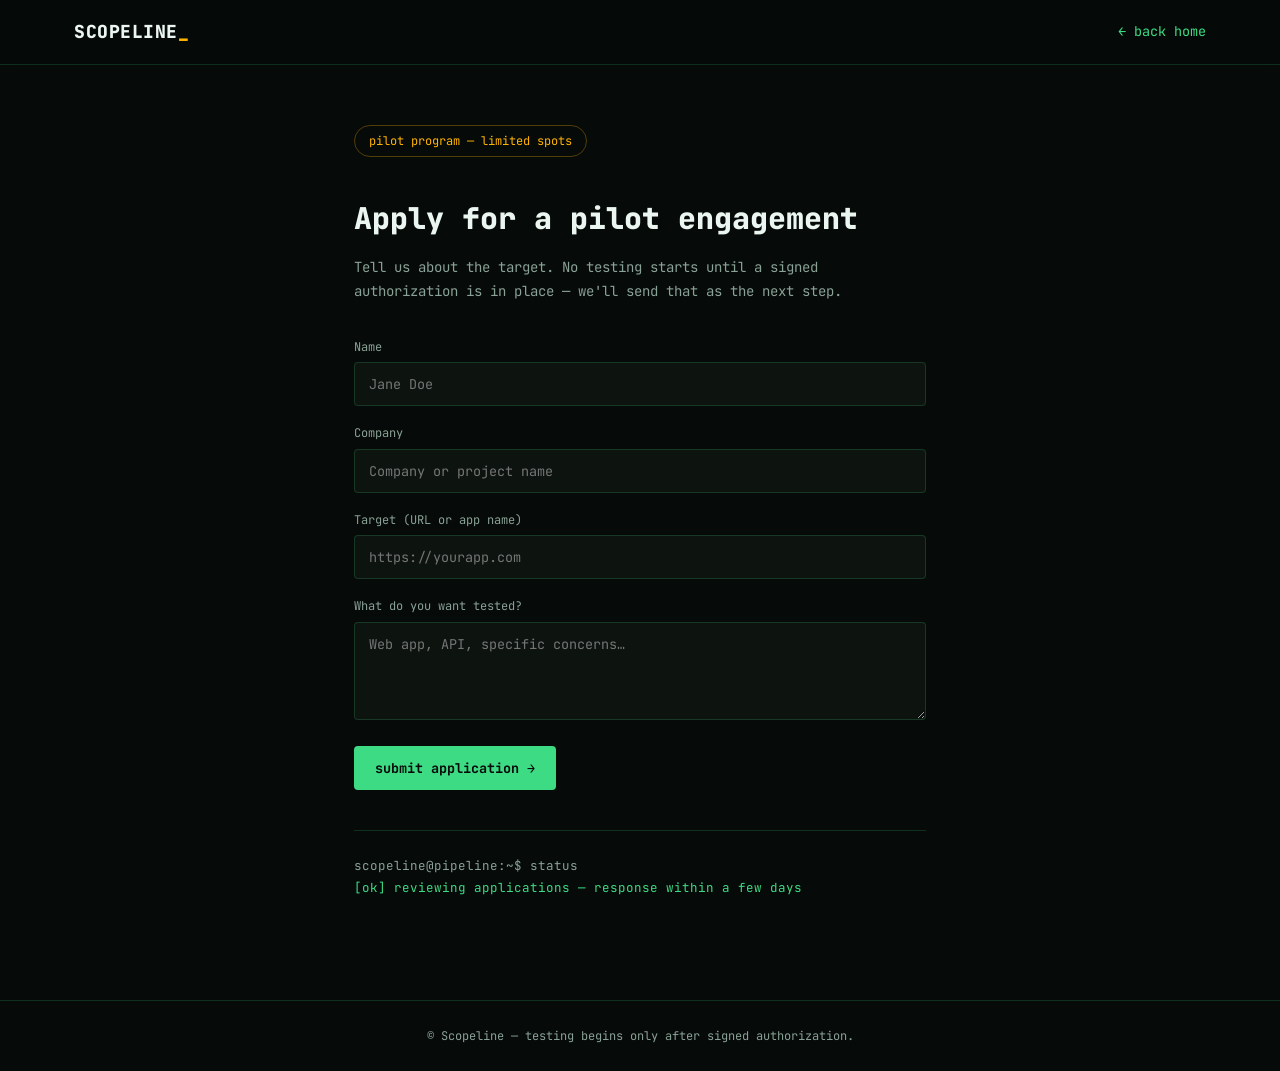
<file: scopeline-terminal-protocol/contact.html>
<!doctype html>
<html lang="en">
<head>
<meta charset="utf-8">
<meta name="viewport" content="width=device-width, initial-scale=1, viewport-fit=cover">
<title>Scopeline — Apply for a pilot engagement</title>
<link rel="preconnect" href="https://fonts.googleapis.com">
<link rel="preconnect" href="https://fonts.gstatic.com" crossorigin>
<link href="https://fonts.googleapis.com/css2?family=JetBrains+Mono:wght@400;500;700;800&display=swap" rel="stylesheet">
<link rel="stylesheet" href="style.css">
<style>
  .contact-wrap{max-width:620px;margin:0 auto;padding:60px 24px 100px;}
  label{display:block;font-size:12px;color:var(--muted);margin:0 0 6px;}
  .field{margin-bottom:18px;}
  input,textarea{width:100%;background:var(--panel);border:1px solid var(--line);border-radius:4px;
    padding:12px 14px;color:var(--ink);font-family:inherit;font-size:13.5px;}
  input:focus,textarea:focus{outline:none;border-color:var(--green);}
  .status{margin-top:40px;padding-top:24px;border-top:1px solid var(--line);font-size:12.5px;color:var(--muted);line-height:1.8;}
</style>
</head>
<body>

<header class="site-header">
  <nav class="nav">
    <a class="logo" href="index.html">SCOPELINE<span>_</span></a>
    <a href="index.html" style="font-size:13.5px;">← back home</a>
  </nav>
</header>

<main class="contact-wrap">
  <div class="eyebrow">pilot program — limited spots</div>
  <h1 style="font-size:30px;color:var(--ink);margin:16px 0 14px;font-weight:800;">Apply for a pilot engagement</h1>
  <p style="color:var(--muted);font-size:14px;line-height:1.7;margin:0 0 34px;">Tell us about the target. No testing starts until a signed authorization is in place — we'll send that as the next step.</p>

  <form onsubmit="return false;">
    <div class="field">
      <label for="name">Name</label>
      <input id="name" name="name" type="text" placeholder="Jane Doe" autocomplete="name">
    </div>
    <div class="field">
      <label for="company">Company</label>
      <input id="company" name="company" type="text" placeholder="Company or project name" autocomplete="organization">
    </div>
    <div class="field">
      <label for="target">Target (URL or app name)</label>
      <input id="target" name="target" type="text" placeholder="https://yourapp.com">
    </div>
    <div class="field">
      <label for="msg">What do you want tested?</label>
      <textarea id="msg" name="msg" rows="4" placeholder="Web app, API, specific concerns…"></textarea>
    </div>
    <button class="btn btn-primary" type="submit">submit application →</button>
  </form>

  <div class="status">
    scopeline@pipeline:~$ status<br>
    <span style="color:var(--green);">[ok] reviewing applications — response within a few days</span>
  </div>
</main>

<footer>
  <div class="foot-inner" style="justify-content:center;">
    <small>© Scopeline — testing begins only after signed authorization.</small>
  </div>
</footer>
</body>
</html>
</file>
<file: scopeline-quiet-confidence/style.css>
:root{
  --bg:#F7F6F3;--ink:#10172A;--coral:#D7263D;--body:#3d4452;--muted:#6b7280;
  --line:rgba(16,23,42,.12);--maxw:1180px;color-scheme:light;
}
*{box-sizing:border-box;}
html{-webkit-text-size-adjust:100%;scroll-padding-top:76px;}
body{margin:0;background:var(--bg);color:var(--ink);
  font-family:'Inter',system-ui,-apple-system,sans-serif;line-height:1.55;
  padding-top:env(safe-area-inset-top,0px);}
a{color:var(--ink);text-decoration:none;}
a:hover{color:var(--coral);}
img,svg{max-width:100%;display:block;}
button{font-family:inherit;}
.container{max-width:var(--maxw);margin:0 auto;padding:0 32px;}
:focus-visible{outline:2px solid var(--coral);outline-offset:3px;}

.site-header{position:sticky;top:0;z-index:30;background:rgba(247,246,243,.9);
  backdrop-filter:blur(8px);border-bottom:1px solid var(--line);}
.nav{display:flex;align-items:center;justify-content:space-between;padding:22px 32px;max-width:var(--maxw);margin:0 auto;}
.logo{font-weight:800;font-size:19px;letter-spacing:-.3px;}
.nav-links{display:flex;gap:34px;font-size:14px;font-weight:500;list-style:none;margin:0;padding:0;}
.nav-links a{position:relative;}
.nav-links a::after{content:"";position:absolute;left:0;bottom:-3px;width:0;height:1px;background:var(--coral);transition:width .22s ease;}
.nav-links a:hover::after{width:100%;}
.nav-actions{display:flex;align-items:center;gap:14px;}
.nav-toggle{display:none;background:none;border:1px solid var(--line);border-radius:4px;width:40px;height:36px;position:relative;cursor:pointer;}
.nav-toggle span,.nav-toggle::before,.nav-toggle::after{content:"";position:absolute;left:9px;right:9px;height:2px;background:var(--ink);}
.nav-toggle::before{top:12px;} .nav-toggle span{top:17px;} .nav-toggle::after{top:22px;}

.btn{display:inline-flex;align-items:center;gap:8px;font-weight:600;font-size:14px;padding:14px 24px;
  border:1px solid transparent;cursor:pointer;transition:background .18s ease,color .18s ease,border-color .18s ease;}
.btn-primary{background:var(--ink);color:var(--bg);}
.btn-primary:hover{background:var(--coral);}
.btn-outline{background:transparent;color:var(--ink);border-color:var(--ink);}
.btn-outline:hover{border-color:var(--coral);color:var(--coral);}

.hero{padding:80px 0 64px;}
.load-in{opacity:0;transform:translateY(14px);animation:loadIn .7s cubic-bezier(.2,.7,.3,1) forwards;}
@keyframes loadIn{to{opacity:1;transform:none;}}
.eyebrow{font-size:13px;letter-spacing:.3px;color:var(--coral);font-weight:700;margin-bottom:22px;}
.hero h1{font-size:clamp(34px,6vw,62px);line-height:1.06;margin:0 0 24px;font-weight:800;letter-spacing:-1.2px;max-width:880px;}
.hero p{font-size:17px;line-height:1.7;color:var(--body);max-width:580px;margin:0 0 34px;}
.hero-actions{display:flex;gap:16px;flex-wrap:wrap;}

.section{padding:60px 0;}
.section-top{border-top:1px solid var(--line);}
.section-dark{background:var(--ink);color:var(--bg);}
.section-head{display:flex;justify-content:space-between;align-items:baseline;gap:10px;flex-wrap:wrap;margin-bottom:28px;}
.section-head h2{font-size:26px;margin:0;font-weight:800;letter-spacing:-.4px;}
.section-head .note{font-size:13px;color:var(--muted);}

.grid-3{display:grid;grid-template-columns:repeat(3,minmax(0,1fr));}
.row{border-top:1px solid var(--line);padding:26px 20px;transition:background .2s ease;}
.row:hover{background:rgba(16,23,42,.03);}
.row .num{font-size:13px;color:var(--muted);margin-bottom:10px;}
.row.soon .num{color:var(--coral);}
.row h3{font-size:18px;margin:0 0 10px;font-weight:700;}
.row p{font-size:14px;line-height:1.7;color:var(--body);margin:0;}

.grid-4{display:grid;grid-template-columns:repeat(4,minmax(0,1fr));}
.stage{padding:0 20px;border-right:1px solid rgba(247,246,243,.15);}
.stage:last-child{border-right:none;}
.stage .n{font-size:40px;font-weight:800;color:rgba(247,246,243,.28);margin-bottom:12px;}
.stage.mid .n{color:var(--coral);}
.stage h3{font-size:15.5px;margin:0 0 8px;font-weight:700;}
.stage p{font-size:13px;line-height:1.65;color:rgba(247,246,243,.7);margin:0;}

.proof-grid{display:grid;grid-template-columns:.8fr 1.2fr;gap:56px;}
.proof-grid h2{font-size:26px;margin:0;font-weight:800;letter-spacing:-.4px;line-height:1.3;}
.proof-list{display:flex;flex-direction:column;gap:20px;}
.proof-list div{display:flex;gap:16px;}
.proof-list .letter{font-size:13px;color:var(--coral);font-weight:700;padding-top:2px;}
.proof-list p{margin:0;font-size:15px;line-height:1.7;color:var(--body);}

.cta{text-align:center;padding:84px 0;}
.cta-box{max-width:600px;margin:0 auto;}
.cta-box h2{font-size:30px;margin:0 0 16px;font-weight:800;letter-spacing:-.5px;}
.cta-box p{font-size:15px;line-height:1.7;color:var(--body);margin:0 0 30px;}

footer{padding:28px 32px;border-top:1px solid var(--line);}
.foot-inner{max-width:var(--maxw);margin:0 auto;display:flex;justify-content:space-between;align-items:center;flex-wrap:wrap;gap:12px;}
.foot-inner small{color:var(--muted);font-size:12.5px;}
.foot-links{display:flex;gap:24px;font-size:12.5px;}

@media (max-width:860px){
  .hero-grid,.proof-grid{grid-template-columns:1fr;}
  .grid-3{grid-template-columns:1fr;}
  .grid-4{grid-template-columns:1fr 1fr;}
  .stage{border-right:none;border-bottom:1px solid rgba(247,246,243,.15);padding:0 0 18px;margin-bottom:18px;}
}
@media (max-width:720px){
  .nav-links,.btn-primary-desktop{display:none;}
  .nav-toggle{display:block;}
  .nav-panel{display:none;flex-direction:column;gap:16px;padding:18px 32px 24px;border-top:1px solid var(--line);}
  .nav-panel.is-open{display:flex;}
  .nav-panel .btn{width:100%;justify-content:center;}
  .hero{padding:54px 0 44px;}
  .section{padding:46px 0;}
}
@media (max-width:480px){.grid-4{grid-template-columns:1fr;}}

@media (prefers-reduced-motion:reduce){.load-in{animation:none!important;opacity:1!important;transform:none!important;}}
</file>
<file: scopeline-quiet-signal/style.css>
:root{
  --bg:#F6F1E9;--bg2:#EFE7D8;--ink:#17251F;--sage:#2F5D50;--sand:#D8A657;
  --body:#4a564e;--line:rgba(47,93,80,.14);--maxw:1180px;color-scheme:light;
}
*{box-sizing:border-box;}
html{-webkit-text-size-adjust:100%;scroll-padding-top:78px;}
body{margin:0;background:var(--bg);color:var(--ink);
  font-family:'Plus Jakarta Sans',system-ui,-apple-system,sans-serif;line-height:1.55;
  padding-top:env(safe-area-inset-top,0px);}
a{color:var(--sage);text-decoration:none;}
a:hover{color:#1F4038;}
img,svg{max-width:100%;display:block;}
button{font-family:inherit;}
.container{max-width:var(--maxw);margin:0 auto;padding:0 32px;position:relative;z-index:2;}
:focus-visible{outline:2px solid var(--sage);outline-offset:3px;border-radius:4px;}

.site-header{position:sticky;top:0;z-index:30;background:rgba(246,241,233,.88);backdrop-filter:blur(8px);}
.nav{display:flex;align-items:center;justify-content:space-between;padding:22px 32px;max-width:var(--maxw);margin:0 auto;position:relative;z-index:2;}
.logo{font-weight:800;font-size:19px;color:var(--sage);}
.nav-links{display:flex;gap:30px;font-size:14px;font-weight:600;list-style:none;margin:0;padding:0;}
.nav-actions{display:flex;align-items:center;gap:14px;}
.nav-toggle{display:none;background:none;border:1px solid var(--line);border-radius:999px;width:40px;height:36px;position:relative;cursor:pointer;}
.nav-toggle span,.nav-toggle::before,.nav-toggle::after{content:"";position:absolute;left:10px;right:10px;height:2px;border-radius:2px;background:var(--sage);}
.nav-toggle::before{top:12px;} .nav-toggle span{top:17px;} .nav-toggle::after{top:22px;}

.btn{display:inline-flex;align-items:center;gap:8px;font-weight:700;font-size:14px;padding:14px 26px;
  border-radius:999px;border:1px solid transparent;cursor:pointer;transition:background .2s ease,transform .2s ease,border-color .2s ease;}
.btn-primary{background:var(--sage);color:var(--bg);}
.btn-primary:hover{background:#1F4038;transform:translateY(-2px);}
.btn-ghost{background:#fff;color:var(--sage);border-color:rgba(47,93,80,.25);}
.btn-ghost:hover{border-color:var(--sage);}

.blob{position:absolute;border-radius:50%;filter:blur(60px);pointer-events:none;z-index:1;animation:drift 18s ease-in-out infinite;}
@keyframes drift{0%,100%{transform:translate(0,0);}50%{transform:translate(22px,-18px);}}

.hero{padding:78px 0 64px;position:relative;overflow:hidden;}
.hero-grid{display:grid;grid-template-columns:1.1fr .9fr;gap:48px;align-items:center;}
.load-in{opacity:0;transform:translateY(14px);animation:loadIn .7s cubic-bezier(.2,.7,.3,1) forwards;}
@keyframes loadIn{to{opacity:1;transform:none;}}
.eyebrow{display:inline-block;font-size:12.5px;color:var(--sage);background:rgba(47,93,80,.08);border-radius:999px;padding:7px 15px;margin-bottom:22px;font-weight:700;}
.hero h1{font-size:clamp(32px,5.5vw,54px);line-height:1.1;margin:0 0 20px;font-weight:800;letter-spacing:-.8px;}
.hero p{font-size:16px;line-height:1.75;color:var(--body);max-width:500px;margin:0 0 30px;}
.hero-actions{display:flex;gap:14px;flex-wrap:wrap;}

.card{background:#fff;border-radius:20px;border:1px solid var(--line);box-shadow:0 2px 14px rgba(47,93,80,.06);
  transition:transform .22s ease,box-shadow .22s ease;}
.card:hover{transform:translateY(-4px);box-shadow:0 14px 30px rgba(47,93,80,.1);}
.pipeline-card{padding:28px;}
.pipeline-card .tag{font-size:13px;color:var(--sage);font-weight:700;margin-bottom:16px;}
.plist{display:flex;flex-direction:column;gap:13px;}
.plist .item{display:flex;gap:12px;align-items:center;font-size:14px;font-weight:600;}
.dot{width:26px;height:26px;border-radius:50%;background:var(--sage);color:#fff;font-size:11.5px;font-weight:700;
  display:flex;align-items:center;justify-content:center;flex:none;}
.dot.alt{background:var(--sand);}

.section{padding:58px 0;}
.section h2{font-size:25px;margin:0 0 8px;font-weight:800;}
.section .lede{color:var(--body);font-size:13.5px;margin:0 0 30px;}
.section-alt{background:var(--bg2);}

.grid-3{display:grid;grid-template-columns:repeat(3,minmax(0,1fr));gap:18px;}
.grid-4{display:grid;grid-template-columns:repeat(4,minmax(0,1fr));gap:18px;}
.grid-3 .card,.grid-4 .card{padding:26px;}
.card h3{font-size:16.5px;margin:0 0 10px;font-weight:700;}
.card p{font-size:13.5px;line-height:1.65;color:var(--body);margin:0;}
.soon .kicker{font-size:12px;color:var(--sand);font-weight:700;margin-bottom:8px;}
.soon{opacity:.9;}

.proof-grid{display:grid;grid-template-columns:.8fr 1.2fr;gap:44px;}
.proof-grid h2{line-height:1.3;}
.proof-list{display:flex;flex-direction:column;gap:14px;}
.proof-list .card{padding:16px 20px;font-size:14px;line-height:1.6;color:#2b352f;}

.cta{text-align:center;padding:84px 0;}
.cta-box{max-width:600px;margin:0 auto;}
.cta-box h2{font-size:27px;margin:0 0 14px;font-weight:800;}
.cta-box p{color:var(--body);font-size:14px;line-height:1.7;margin:0 0 28px;}

footer{padding:28px 32px;border-top:1px solid var(--line);position:relative;z-index:2;}
.foot-inner{max-width:var(--maxw);margin:0 auto;display:flex;justify-content:space-between;align-items:center;flex-wrap:wrap;gap:12px;}
.foot-inner small{color:var(--body);font-size:12.5px;}
.foot-links{display:flex;gap:22px;font-size:12.5px;}

@media (max-width:860px){
  .hero-grid,.proof-grid{grid-template-columns:1fr;}
  .grid-3{grid-template-columns:1fr;}
  .grid-4{grid-template-columns:1fr 1fr;}
}
@media (max-width:720px){
  .nav-links,.btn-primary-desktop{display:none;}
  .nav-toggle{display:block;}
  .nav-panel{display:none;flex-direction:column;gap:16px;padding:18px 32px 24px;}
  .nav-panel.is-open{display:flex;}
  .nav-panel .btn{width:100%;justify-content:center;}
  .hero{padding:50px 0 40px;}
  .section{padding:44px 0;}
}
@media (max-width:480px){.grid-4{grid-template-columns:1fr;}}

@media (prefers-reduced-motion:reduce){.blob,.load-in{animation:none!important;opacity:1!important;transform:none!important;}}
</file>
<file: scopeline-redline/style.css>
:root{
  --bg:#FFFFFF;--ink:#0A0A0A;--red:#D7263D;--maxw:1180px;color-scheme:light;
}
*{box-sizing:border-box;}
html{-webkit-text-size-adjust:100%;scroll-padding-top:66px;}
body{margin:0;background:var(--bg);color:var(--ink);
  font-family:'Archivo',Arial,sans-serif;line-height:1.5;
  padding-top:env(safe-area-inset-top,0px);}
a{color:var(--ink);text-decoration:none;}
a:hover{color:var(--red);}
img,svg{max-width:100%;display:block;}
button{font-family:inherit;}
.container{max-width:var(--maxw);margin:0 auto;padding:0 28px;}
:focus-visible{outline:3px solid var(--red);outline-offset:2px;}

.site-header{position:sticky;top:0;z-index:30;background:#fff;border-bottom:3px solid var(--ink);}
.nav{display:flex;align-items:center;justify-content:space-between;padding:20px 28px;max-width:var(--maxw);margin:0 auto;}
.logo{font-weight:900;font-size:21px;text-transform:uppercase;letter-spacing:-.5px;}
.nav-links{display:flex;gap:28px;font-size:13px;font-weight:700;text-transform:uppercase;list-style:none;margin:0;padding:0;}
.nav-actions{display:flex;align-items:center;gap:12px;}
.nav-toggle{display:none;background:#fff;border:3px solid var(--ink);width:42px;height:38px;position:relative;cursor:pointer;}
.nav-toggle span,.nav-toggle::before,.nav-toggle::after{content:"";position:absolute;left:8px;right:8px;height:3px;background:var(--ink);}
.nav-toggle::before{top:10px;} .nav-toggle span{top:16px;} .nav-toggle::after{top:22px;}

.btn{display:inline-flex;align-items:center;gap:8px;font-weight:800;font-size:13px;text-transform:uppercase;letter-spacing:.4px;
  padding:15px 24px;border:3px solid var(--ink);cursor:pointer;transition:background .15s ease,color .15s ease,border-color .15s ease;}
.btn-primary{background:var(--ink);color:#fff;}
.btn-primary:hover{background:var(--red);border-color:var(--red);}
.btn-outline{background:#fff;color:var(--ink);}
.btn-outline:hover{background:var(--ink);color:#fff;}

.ticker{background:var(--ink);border-bottom:3px solid var(--ink);overflow:hidden;padding:9px 0;}
.ticker-track{display:flex;white-space:nowrap;width:max-content;animation:marquee 20s linear infinite;}
@keyframes marquee{to{transform:translateX(-50%);}}
.ticker span{padding:0 26px;color:#fff;font-weight:800;font-size:12.5px;text-transform:uppercase;letter-spacing:.8px;}
.ticker span.arrow{color:var(--red);}

.hero{padding:70px 0;border-bottom:3px solid var(--ink);}
.load-in{opacity:0;transform:translateY(12px);animation:loadIn .55s ease forwards;}
@keyframes loadIn{to{opacity:1;transform:none;}}
.hero h1{font-size:clamp(36px,7vw,78px);line-height:.98;margin:0 0 26px;font-weight:900;text-transform:uppercase;letter-spacing:-2px;}
.hero h1 .mark{color:var(--red);}
.hero p{font-size:16px;line-height:1.6;max-width:560px;margin:0 0 30px;font-weight:500;}
.hero-actions{display:flex;gap:14px;flex-wrap:wrap;}

.section{padding:54px 0;border-bottom:3px solid var(--ink);}
.section h2{font-size:26px;margin:0 0 28px;font-weight:900;text-transform:uppercase;}

.grid-3{display:grid;grid-template-columns:repeat(3,minmax(0,1fr));gap:3px;background:var(--ink);border:3px solid var(--ink);}
.box{background:#fff;padding:24px;transition:background .15s ease;}
.box:hover{background:#FFF4F3;}
.box.dark{background:var(--ink);color:#fff;}
.box.dark:hover{background:#1a1a1a;}
.box h3{font-size:16.5px;margin:0 0 10px;font-weight:800;text-transform:uppercase;}
.box.dark h3{color:var(--red);}
.box p{font-size:13.5px;line-height:1.65;margin:0;}
.box.dark p{color:#ccc;}

.grid-4{display:grid;grid-template-columns:repeat(4,minmax(0,1fr));gap:3px;background:var(--ink);border:3px solid var(--ink);}
.pstep{background:#fff;padding:22px;}
.pstep.on{background:var(--red);color:#fff;}
.pstep .n{font-size:36px;font-weight:900;margin-bottom:10px;}
.pstep h3{font-size:13.5px;margin:0 0 8px;font-weight:800;text-transform:uppercase;}
.pstep p{font-size:12px;line-height:1.55;margin:0;}

.proof-grid{display:grid;grid-template-columns:.8fr 1.2fr;gap:48px;}
.proof-grid h2{line-height:1.15;}
.proof-list div{padding:16px 0;border-top:2px solid var(--ink);font-size:14.5px;font-weight:600;}
.proof-list div:last-child{border-bottom:2px solid var(--ink);}

.cta{border-bottom:none;text-align:center;}
.cta-box{max-width:620px;margin:0 auto;}
.cta-box h2{font-size:30px;}
.cta-box p{font-size:14.5px;line-height:1.7;margin:0 0 28px;font-weight:500;}

footer{padding:24px 28px;}
.foot-inner{max-width:var(--maxw);margin:0 auto;display:flex;justify-content:space-between;align-items:center;flex-wrap:wrap;gap:12px;
  font-weight:700;font-size:12px;text-transform:uppercase;}
.foot-links{display:flex;gap:22px;}

@media (max-width:860px){
  .proof-grid{grid-template-columns:1fr;}
  .grid-3{grid-template-columns:1fr;}
  .grid-4{grid-template-columns:1fr 1fr;}
}
@media (max-width:720px){
  .nav-links,.btn-primary-desktop{display:none;}
  .nav-toggle{display:block;}
  .nav-panel{display:none;flex-direction:column;gap:14px;padding:18px 28px 22px;border-top:3px solid var(--ink);}
  .nav-panel.is-open{display:flex;}
  .nav-panel .btn{width:100%;justify-content:center;}
  .hero{padding:50px 0;}
  .section{padding:42px 0;}
}
@media (max-width:480px){.grid-4{grid-template-columns:1fr;}}

@media (prefers-reduced-motion:reduce){.ticker-track,.load-in{animation:none!important;opacity:1!important;transform:none!important;}}
</file>
<file: scopeline-terminal-protocol/style.css>
:root{
  --bg:#060a08;--panel:#0d1410;--line:rgba(61,221,132,.18);
  --green:#3ddc84;--amber:#ffb400;--fg:#c7d6cd;--muted:#8aa196;--ink:#eaf6ef;
  --maxw:1180px;color-scheme:dark;
}
*{box-sizing:border-box;}
html{-webkit-text-size-adjust:100%;scroll-padding-top:70px;}
body{margin:0;background:var(--bg);color:var(--fg);
  font-family:'JetBrains Mono',ui-monospace,SFMono-Regular,Menlo,monospace;
  line-height:1.55;padding-top:env(safe-area-inset-top,0px);}
a{color:var(--green);text-decoration:none;}
a:hover{color:var(--amber);}
img,svg{max-width:100%;display:block;}
button{font-family:inherit;}
.container{max-width:var(--maxw);margin:0 auto;padding:0 24px;}
:focus-visible{outline:2px solid var(--green);outline-offset:3px;border-radius:2px;}

/* header */
.site-header{position:sticky;top:0;z-index:30;background:rgba(6,10,8,.88);
  backdrop-filter:blur(8px);border-bottom:1px solid var(--line);}
.nav{display:flex;align-items:center;justify-content:space-between;padding:18px 24px;max-width:var(--maxw);margin:0 auto;}
.logo{font-weight:800;font-size:18px;letter-spacing:.5px;color:var(--ink);}
.logo span{color:var(--amber);}
.nav-links{display:flex;gap:28px;font-size:13.5px;list-style:none;margin:0;padding:0;}
.nav-actions{display:flex;align-items:center;gap:14px;}
.nav-toggle{display:none;background:none;border:1px solid var(--line);border-radius:4px;width:40px;height:36px;
  position:relative;cursor:pointer;}
.nav-toggle span,.nav-toggle::before,.nav-toggle::after{content:"";position:absolute;left:9px;right:9px;height:2px;background:var(--green);}
.nav-toggle::before{top:12px;}
.nav-toggle span{top:17px;}
.nav-toggle::after{top:22px;}

/* buttons */
.btn{display:inline-flex;align-items:center;gap:8px;font-weight:700;font-size:13.5px;padding:12px 20px;
  border-radius:4px;cursor:pointer;border:1px solid transparent;transition:transform .18s ease,box-shadow .18s ease,border-color .18s ease,background .18s ease,color .18s ease;}
.btn-primary{background:var(--green);color:var(--bg);}
.btn-primary:hover{transform:translateY(-2px);box-shadow:0 0 26px rgba(61,221,132,.45);}
.btn-ghost{background:transparent;color:var(--fg);border-color:var(--line);}
.btn-ghost:hover{border-color:var(--green);color:var(--green);}

/* hero */
.hero{position:relative;overflow:hidden;padding:84px 0 70px;}
.hero::before{content:"";position:absolute;inset:0;pointer-events:none;
  background:repeating-linear-gradient(to bottom,rgba(61,221,132,.045) 0px,rgba(61,221,132,.045) 1px,transparent 1px,transparent 3px);
  animation:scan 7s linear infinite;}
@keyframes scan{to{background-position:0 60px;}}
.hero-grid{display:grid;grid-template-columns:1.1fr .9fr;gap:52px;align-items:center;}
.eyebrow{display:inline-block;font-size:12px;color:var(--amber);border:1px solid rgba(255,180,0,.3);
  border-radius:999px;padding:6px 14px;margin-bottom:22px;}
.hero h1{font-size:clamp(32px,5.5vw,48px);line-height:1.12;margin:0 0 18px;font-weight:800;color:var(--ink);}
.cursor{display:inline-block;width:11px;height:1em;background:var(--green);margin-left:6px;vertical-align:text-bottom;animation:blink 1s step-end infinite;}
@keyframes blink{50%{opacity:0;}}
.hero p{font-size:15.5px;line-height:1.75;color:var(--muted);max-width:480px;margin:0 0 28px;}
.hero-actions{display:flex;gap:14px;flex-wrap:wrap;}
.terminal{background:var(--panel);border:1px solid var(--line);border-radius:6px;padding:20px;font-size:12.5px;line-height:1.95;}
.dots{display:flex;gap:6px;margin-bottom:12px;}
.dots span{width:10px;height:10px;border-radius:50%;}
.dots span:nth-child(1){background:#ff5f56;} .dots span:nth-child(2){background:#ffbd2e;} .dots span:nth-child(3){background:#27c93f;}
.tline{opacity:0;animation:tfade .4s ease forwards;}
.tline .cmd{color:var(--ink);} .tline.ok{color:var(--green);} .tline.pending{color:var(--amber);}
@keyframes tfade{to{opacity:1;}}

/* hero load sequence (one orchestrated moment) */
.load-in{opacity:0;transform:translateY(16px);animation:loadIn .7s cubic-bezier(.2,.7,.3,1) forwards;}

/* sections */
.section{padding:64px 0;border-top:1px solid var(--line);}
.section-head{margin-bottom:30px;}
.section-head h2{font-size:24px;margin:0 0 6px;color:var(--ink);font-weight:800;}
.section-head p{color:var(--muted);font-size:13.5px;margin:0;}
.grid-3{display:grid;grid-template-columns:repeat(3,minmax(0,1fr));gap:18px;}
.grid-4{display:grid;grid-template-columns:repeat(4,minmax(0,1fr));gap:16px;}
.card{background:var(--panel);border:1px solid var(--line);border-radius:6px;padding:24px;
  transition:border-color .2s ease,transform .2s ease;}
.card:hover{border-color:rgba(61,221,132,.5);transform:translateY(-3px);}
.tag{font-size:12.5px;color:var(--green);margin-bottom:10px;}
.card h3{font-size:16px;margin:0 0 9px;color:var(--ink);font-weight:700;}
.card p{font-size:13px;line-height:1.7;color:var(--muted);margin:0;}
.soon{opacity:.85;}
.soon .tag{color:var(--amber);}

.process{background:#08100b;}
.stage{border-left:2px solid var(--green);padding-left:16px;}
.stage.mid{border-left-color:var(--amber);}
.stage .n{font-size:11.5px;color:var(--green);letter-spacing:.5px;}
.stage.mid .n{color:var(--amber);}
.stage h3{font-size:15px;margin:8px 0;color:var(--ink);font-weight:700;}
.stage p{font-size:12.5px;line-height:1.65;color:var(--muted);margin:0;}

.proof-grid{display:grid;grid-template-columns:1fr 1fr;gap:40px;}
.proof-grid h2{font-size:24px;margin:0;color:var(--ink);font-weight:800;}
.proof-grid>p{color:var(--muted);font-size:13.5px;line-height:1.75;margin:0;}
.bullets{display:flex;flex-direction:column;gap:14px;}
.bullets div{display:flex;gap:12px;align-items:flex-start;font-size:13.5px;}
.bullets span{color:var(--green);}

.cta{text-align:center;}
.cta-box{max-width:600px;margin:0 auto;}
.cta-box h2{font-size:26px;margin:0 0 14px;color:var(--ink);font-weight:800;}
.cta-box p{color:var(--muted);font-size:13.5px;line-height:1.7;margin:0 0 26px;}

footer{padding:26px 24px;border-top:1px solid var(--line);}
.foot-inner{max-width:var(--maxw);margin:0 auto;display:flex;justify-content:space-between;align-items:center;flex-wrap:wrap;gap:12px;}
.foot-inner small{color:var(--muted);font-size:12px;}
.foot-links{display:flex;gap:20px;font-size:12px;}

/* mobile */
@media (max-width:860px){
  .hero-grid,.proof-grid{grid-template-columns:1fr;}
  .grid-3{grid-template-columns:1fr;}
  .grid-4{grid-template-columns:1fr 1fr;}
}
@media (max-width:720px){
  .nav-links,.nav-actions .btn-primary-desktop{display:none;}
  .nav-toggle{display:block;}
  .nav-panel{display:none;flex-direction:column;gap:16px;padding:20px 24px 26px;border-top:1px solid var(--line);}
  .nav-panel.is-open{display:flex;}
  .nav-panel .btn{width:100%;justify-content:center;}
  .hero{padding:56px 0 46px;}
  .section{padding:48px 0;}
}
@media (max-width:480px){
  .grid-4{grid-template-columns:1fr;}
}

@media (prefers-reduced-motion:reduce){
  .hero::before,.cursor,.load-in,.tline{animation:none!important;opacity:1!important;transform:none!important;}
}
</file>
